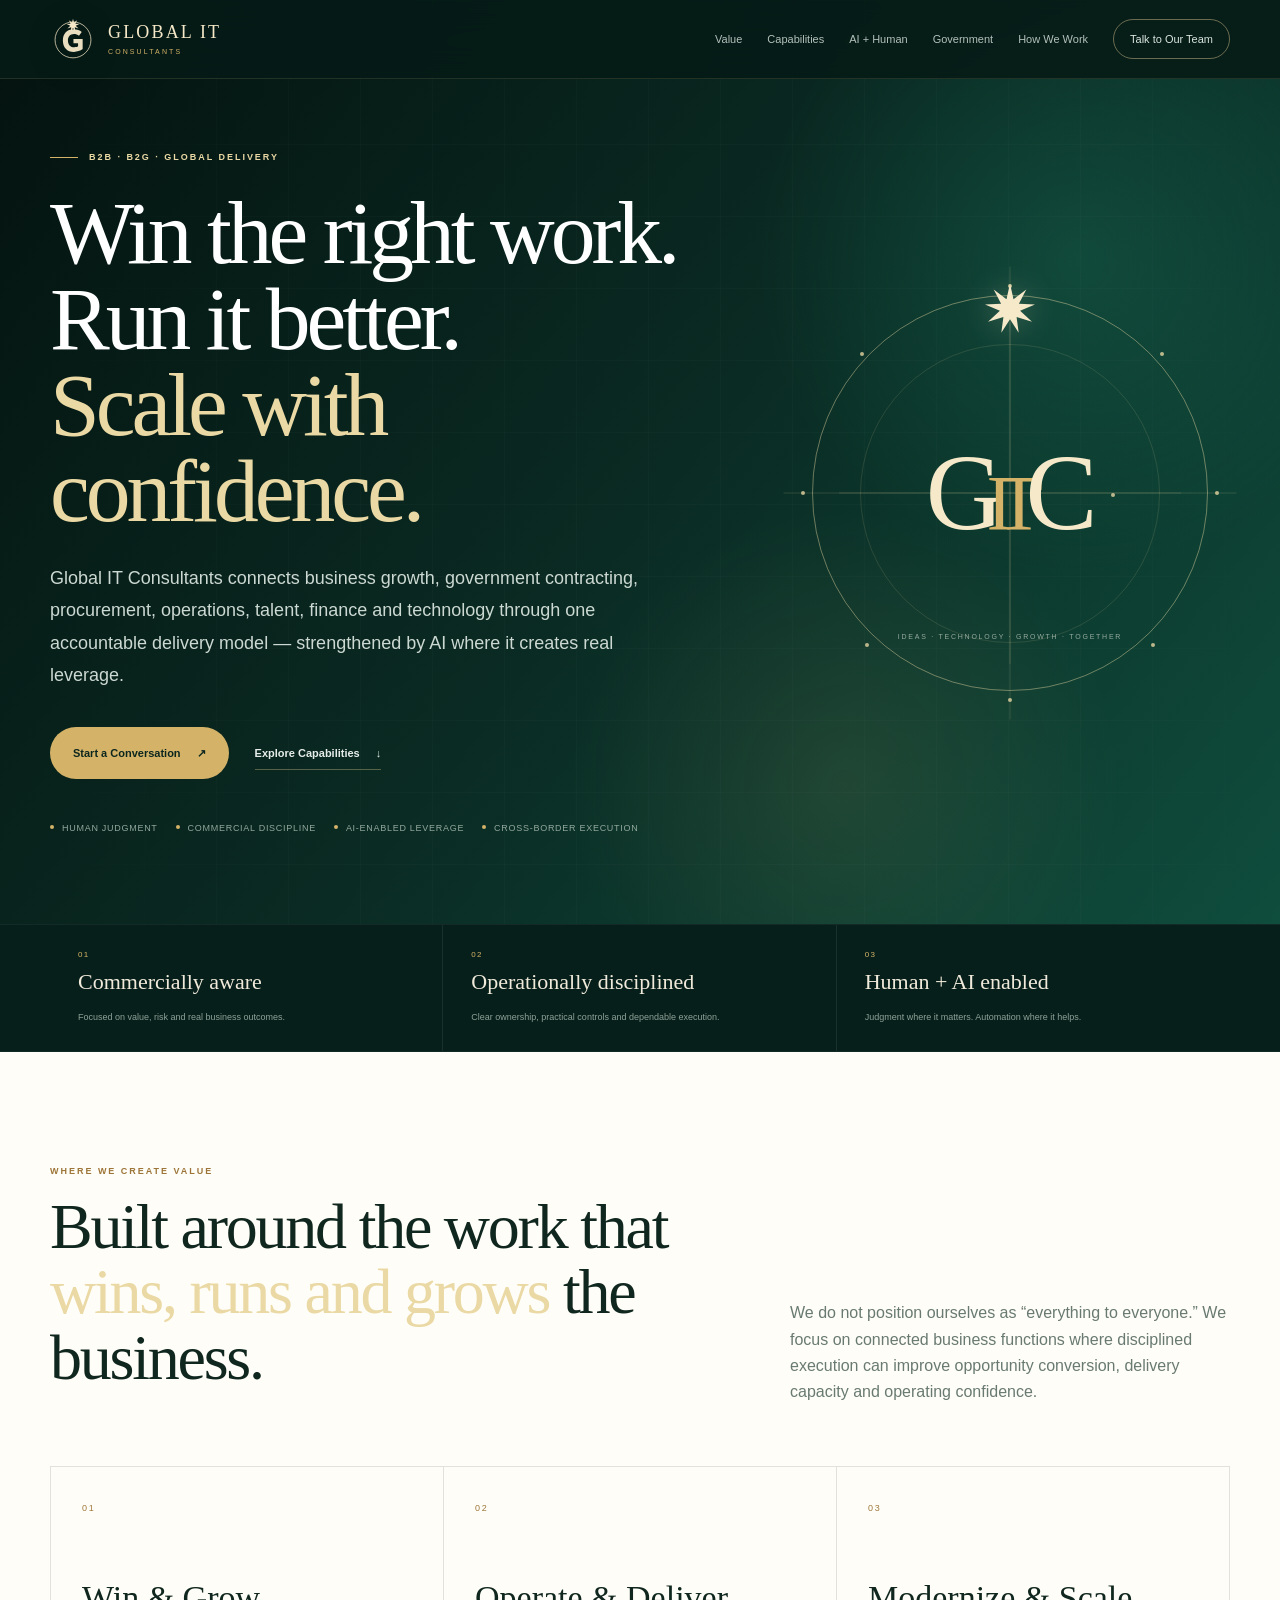
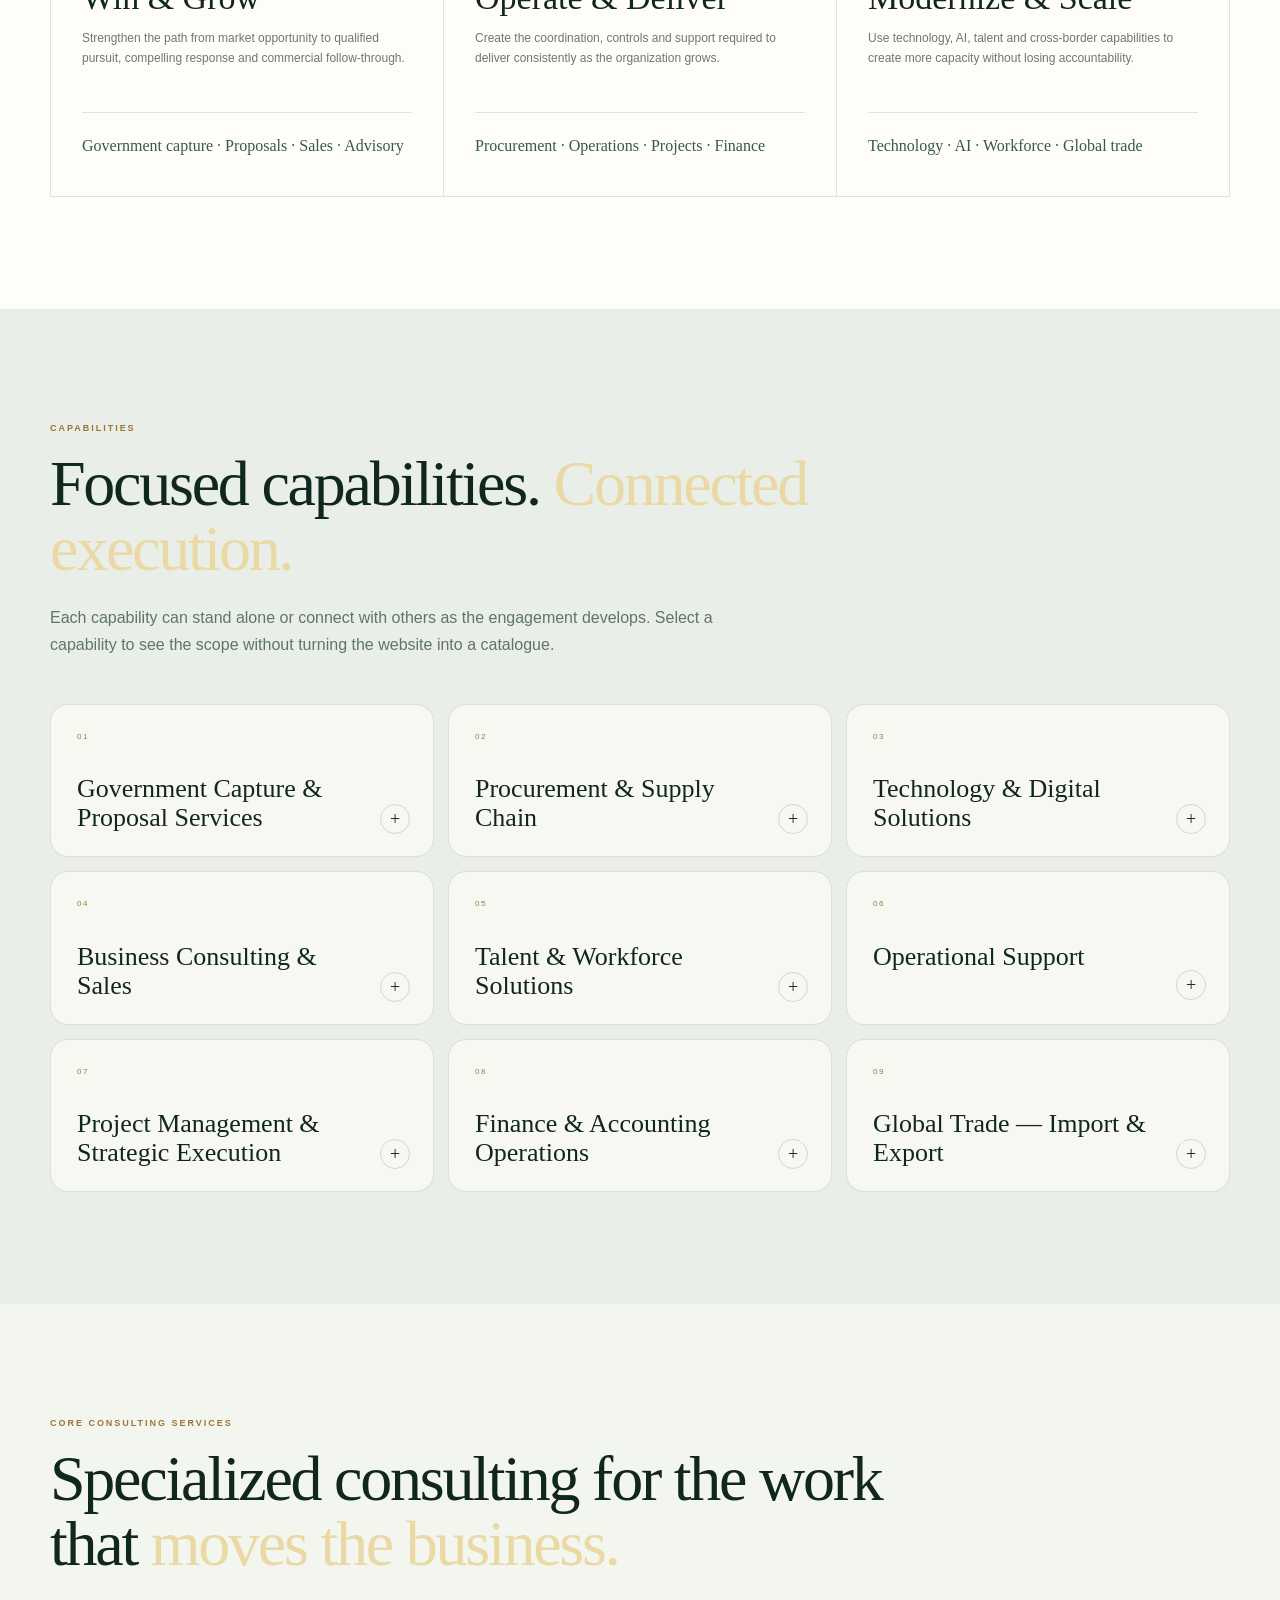
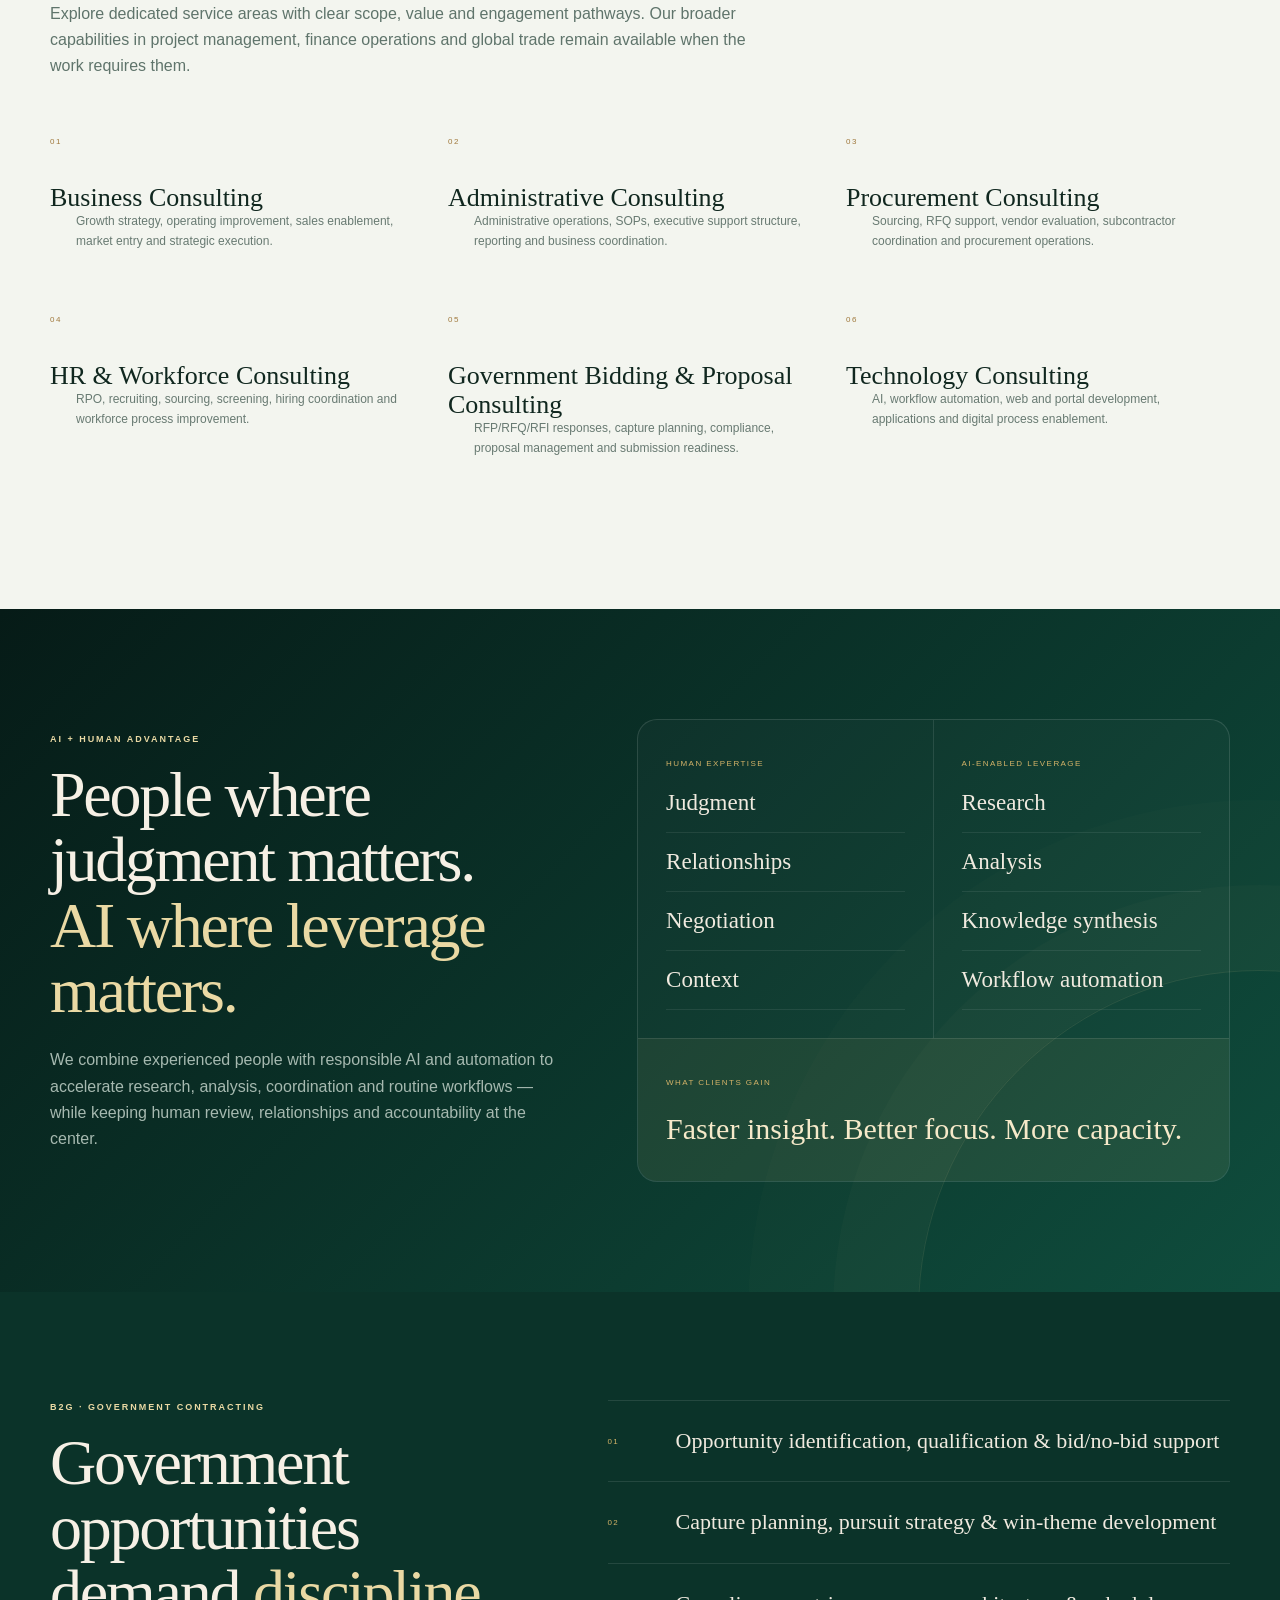
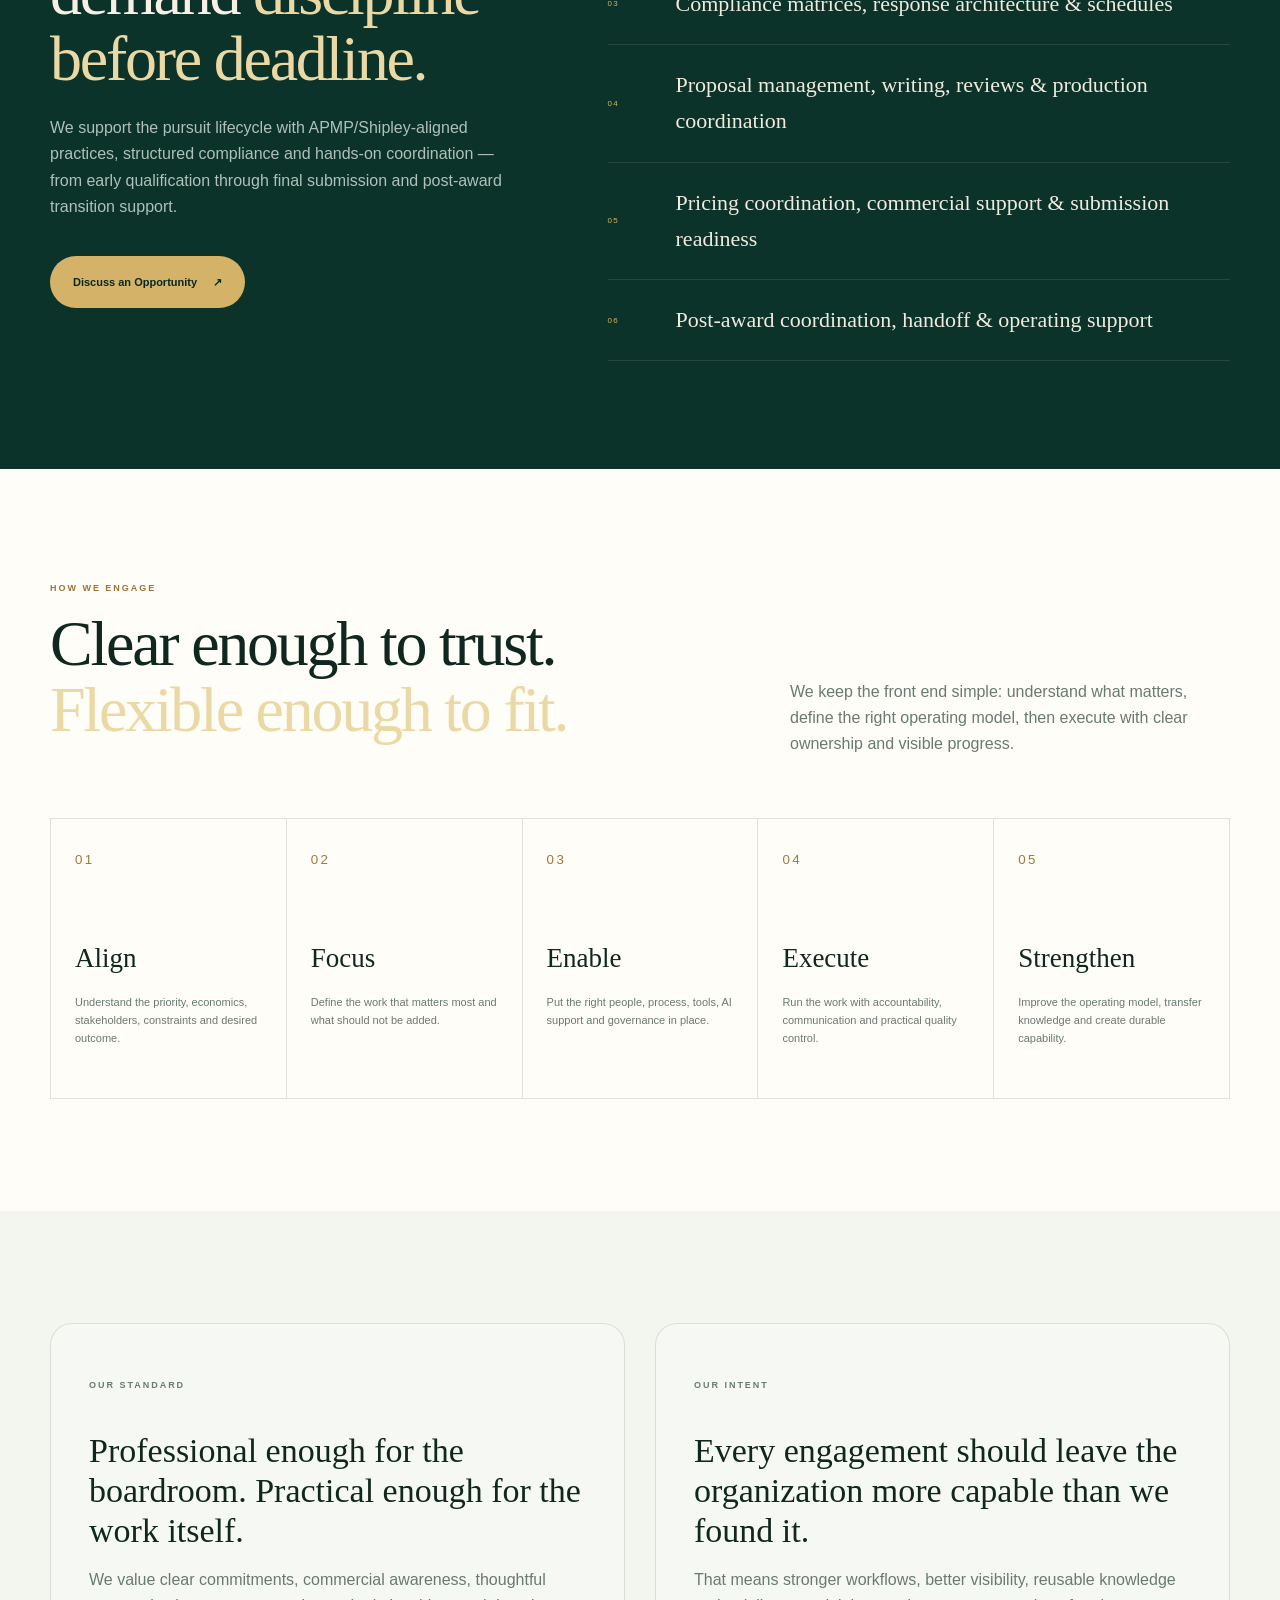
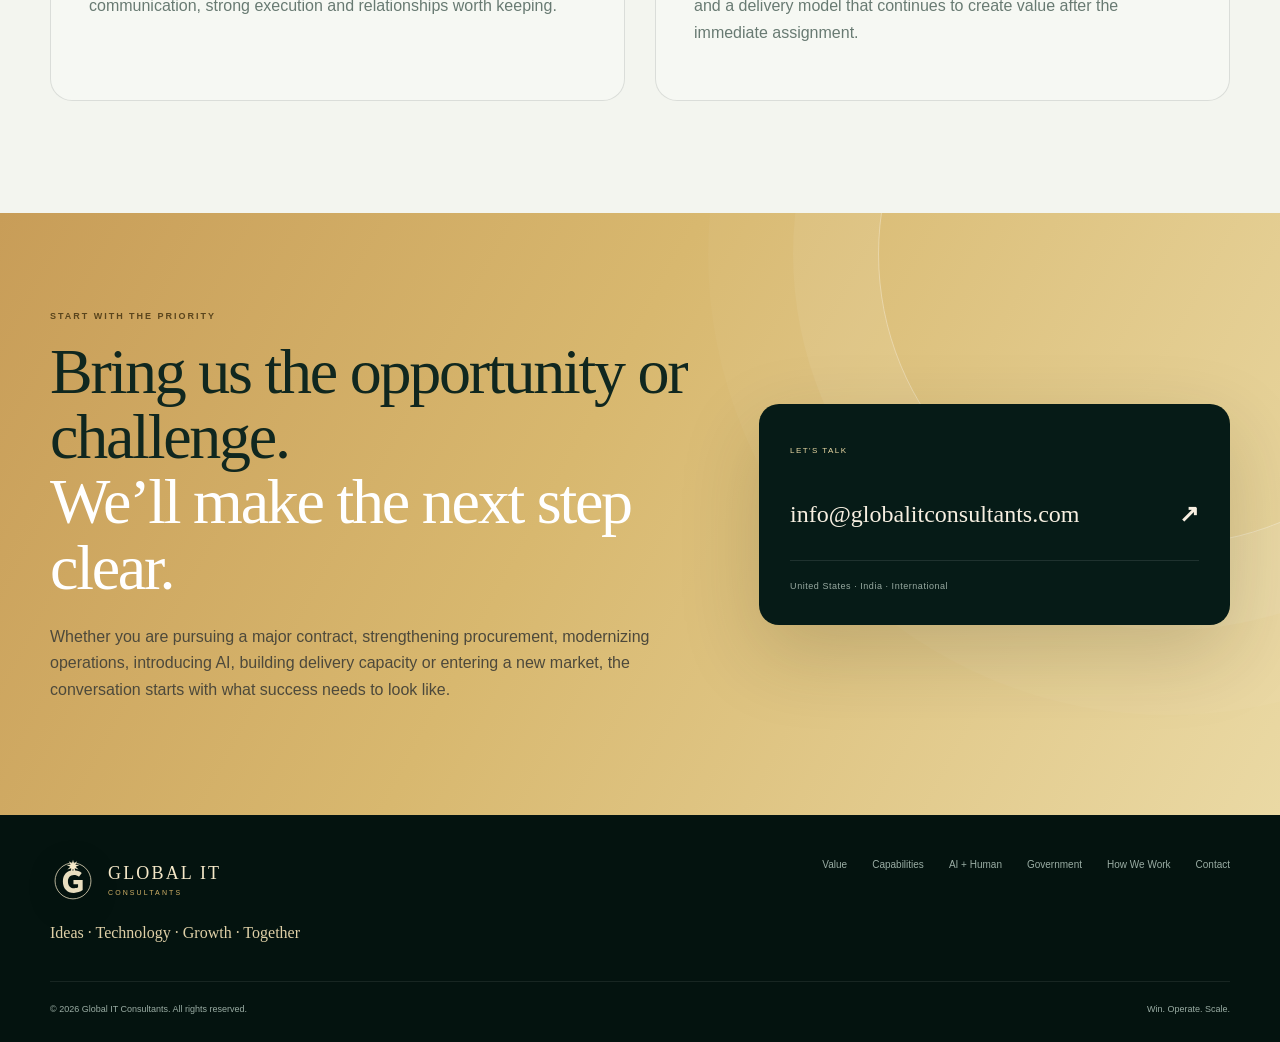
<file: index.html>
<!doctype html>
<html lang="en">
<head>
  <meta charset="utf-8">
  <meta name="viewport" content="width=device-width, initial-scale=1">
  <title>Global IT Consultants | Win. Operate. Scale.</title>
  <meta name="description" content="Global IT Consultants provides business consulting, administrative consulting, procurement consulting, HR and recruiting consulting, government bidding and proposal consulting, and technology consulting across the US, India and international markets.">
  <meta name="robots" content="index,follow,max-image-preview:large">
  <meta name="theme-color" content="#071b17">
  <meta property="og:title" content="Global IT Consultants | Win. Operate. Scale.">
  <meta property="og:description" content="Business growth, government contracting, procurement, operations, talent, finance and technology — connected through one accountable delivery model.">
  <meta property="og:type" content="website">
  <meta property="og:url" content="https://www.globalitconsultants.com/">
  <link rel="canonical" href="https://www.globalitconsultants.com/">
  <style>
    :root{
      --deep:#061b17;
      --forest:#0a2b23;
      --emerald:#0f4d3d;
      --emerald-2:#17634f;
      --gold:#d4b368;
      --gold-2:#ead9a4;
      --gold-3:#f6e9c9;
      --cream:#f3f5ef;
      --paper:#fffdf7;
      --ink:#10271f;
      --muted:#687a72;
      --line:rgba(16,39,31,.12);
      --dark-line:rgba(255,255,255,.10);
      --serif:"Iowan Old Style","Palatino Linotype",Palatino,Georgia,"Times New Roman",serif;
      --sans:Inter,ui-sans-serif,-apple-system,BlinkMacSystemFont,"Segoe UI",Roboto,Helvetica,Arial,sans-serif;
      --shadow:0 24px 72px rgba(6,27,23,.10);
      --radius:24px;
      --copper:#b87554;
      --mist:#edf3ed;
    }
    *{box-sizing:border-box}
    html{scroll-behavior:smooth;scroll-padding-top:86px}
    body{margin:0;background:var(--cream);color:var(--ink);font-family:var(--sans);line-height:1.65;-webkit-font-smoothing:antialiased;text-rendering:optimizeLegibility}
    a{color:inherit;text-decoration:none}
    :focus-visible{outline:3px solid rgba(212,179,104,.72);outline-offset:4px;border-radius:8px}
    button{font:inherit}
    .container{width:min(1180px,calc(100% - 44px));margin-inline:auto}
    .skip{position:fixed;left:14px;top:-100px;z-index:999;padding:10px 14px;background:#fff;color:#111;border-radius:8px}.skip:focus{top:14px}

    .header{position:fixed;z-index:100;inset:0 0 auto;background:rgba(6,27,23,.90);backdrop-filter:blur(16px);border-bottom:1px solid rgba(230,205,146,.13)}
    .nav{height:78px;display:flex;align-items:center;justify-content:space-between;gap:28px}
    .brand{display:flex;align-items:center;gap:12px;min-width:max-content;color:var(--gold-3)}
    .mark{width:46px;height:46px;display:block;filter:drop-shadow(0 7px 18px rgba(0,0,0,.18))}
    .brand-copy{display:flex;flex-direction:column;line-height:1}
    .brand-copy strong{font-family:var(--serif);font-size:18px;font-weight:500;letter-spacing:.12em}
    .brand-copy span{margin-top:7px;font-size:7px;letter-spacing:.30em;color:var(--gold)}
    .links{display:flex;align-items:center;gap:25px;font-size:11px;color:#dbe5df}
    .links>a:not(.nav-cta){opacity:.82;transition:.2s}.links>a:not(.nav-cta):hover{opacity:1;color:var(--gold-2)}
    .nav-cta{border:1px solid rgba(230,205,146,.45);border-radius:999px;padding:10px 16px;transition:.2s}.nav-cta:hover{background:rgba(230,205,146,.08);color:var(--gold-3)}
    .menu{display:none;background:none;border:0;color:var(--gold-3);padding:9px;cursor:pointer}.menu i{display:block;width:24px;height:1px;background:currentColor;margin:6px 0}

    .hero{position:relative;overflow:hidden;min-height:860px;padding:150px 0 88px;color:white;background:
      radial-gradient(circle at 84% 28%,rgba(23,99,79,.46),transparent 25%),
      radial-gradient(circle at 66% 85%,rgba(212,179,104,.10),transparent 24%),
      linear-gradient(128deg,#04120f 0%,#0a2b23 52%,#0f4d3d 100%)}
    .hero:before{content:"";position:absolute;inset:0;background-image:linear-gradient(rgba(255,255,255,.019) 1px,transparent 1px),linear-gradient(90deg,rgba(255,255,255,.019) 1px,transparent 1px);background-size:72px 72px;mask-image:linear-gradient(90deg,transparent,#000 24%,#000 88%,transparent);pointer-events:none}
    .hero-grid{position:relative;z-index:2;display:grid;grid-template-columns:1.13fr .87fr;gap:70px;align-items:center}
    .eyebrow,.label{font-size:9px;font-weight:700;letter-spacing:.22em;text-transform:uppercase}
    .eyebrow{display:flex;align-items:center;gap:11px;color:var(--gold-2);margin:0}.eyebrow:before{content:"";width:28px;height:1px;background:var(--gold)}
    h1,h2,h3{font-family:var(--serif);font-weight:500}
    h1{font-size:clamp(58px,7vw,98px);line-height:.96;letter-spacing:-.045em;margin:25px 0 28px;max-width:850px}
    h1 em,h2 em{font-style:normal;color:var(--gold-2)}
    .hero-lead{font-size:18px;line-height:1.8;color:#ccd8d2;max-width:780px;margin:0}
    .actions{display:flex;align-items:center;gap:26px;margin:36px 0 42px;flex-wrap:wrap}
    .btn{display:inline-flex;align-items:center;justify-content:center;gap:16px;min-height:52px;border-radius:999px;padding:0 23px;font-size:11px;font-weight:700;transition:.22s;cursor:pointer}
    .btn-primary{background:var(--gold);color:#0c261e}.btn-primary:hover{background:var(--gold-2);box-shadow:0 10px 30px rgba(184,117,84,.16);transform:translateY(-1px)}
    .btn-secondary{color:#e7eeea;border-bottom:1px solid rgba(230,205,146,.35);border-radius:0;min-height:auto;padding:7px 0}.btn-secondary:hover{color:var(--gold-2)}
    .proof{display:flex;gap:18px;flex-wrap:wrap}.proof span{font-size:9px;text-transform:uppercase;letter-spacing:.08em;color:#93a89e}.proof span:before{content:"";display:inline-block;width:4px;height:4px;border-radius:50%;background:var(--gold);margin:0 8px 2px 0}

    .hero-mark{width:min(440px,100%);aspect-ratio:1;position:relative;display:grid;place-items:center;margin-left:auto}
    .hero-mark .ring{position:absolute;border:1px solid rgba(234,217,164,.44);border-radius:50%;inset:5%}.hero-mark .ring.two{inset:16%;border-color:rgba(234,217,164,.13)}
    .hero-mark .ring:before,.hero-mark .ring:after{content:"";position:absolute;inset:50% auto auto 50%;background:rgba(234,217,164,.16);transform:translate(-50%,-50%)}
    .hero-mark .ring:before{width:1px;height:115%}.hero-mark .ring:after{height:1px;width:115%}
    .star9{position:absolute;top:2%;width:54px;height:54px;filter:drop-shadow(0 0 16px rgba(246,233,201,.28))}
    .hero-monogram{font-family:var(--serif);font-size:108px;letter-spacing:-.16em;color:var(--gold-3);transform:translateX(-7px)}.hero-monogram b{font-weight:500;color:var(--gold);font-size:.72em}
    .hero-mark .tag{position:absolute;bottom:16%;font-size:7px;letter-spacing:.25em;color:#96aa9f;text-transform:uppercase;text-align:center}
    .nine-dots{position:absolute;inset:0;animation:spin 70s linear infinite}.nine-dots i{position:absolute;width:4px;height:4px;border-radius:50%;background:rgba(234,217,164,.78)}
    .nine-dots i:nth-child(1){left:49.5%;top:2.5%}.nine-dots i:nth-child(2){right:15%;top:18%}.nine-dots i:nth-child(3){right:2.5%;top:49.5%}.nine-dots i:nth-child(4){right:17%;bottom:15%}.nine-dots i:nth-child(5){left:49.5%;bottom:2.5%}.nine-dots i:nth-child(6){left:17%;bottom:15%}.nine-dots i:nth-child(7){left:2.5%;top:49.5%}.nine-dots i:nth-child(8){left:16%;top:18%}.nine-dots i:nth-child(9){left:73%;top:50%}
    @keyframes spin{to{transform:rotate(360deg)}}

    .value-bar{background:#071f1a;color:white;border-top:1px solid rgba(255,255,255,.05);border-bottom:1px solid rgba(255,255,255,.05)}
    .value-bar-grid{display:grid;grid-template-columns:repeat(3,1fr)}.value-bar-grid div{padding:23px 28px;border-right:1px solid rgba(255,255,255,.08)}.value-bar-grid div:last-child{border-right:0}.value-bar small{display:block;color:var(--gold);font-size:8px;letter-spacing:.16em}.value-bar strong{display:block;font-family:var(--serif);font-size:22px;font-weight:500;color:#f0eadb;margin:3px 0 1px}.value-bar span{font-size:9px;color:#8ca198}

    section{scroll-margin-top:76px}.section{padding:112px 0}.label{color:#9d7538;margin:0 0 15px}
    h2{font-size:clamp(44px,5vw,68px);line-height:1.02;letter-spacing:-.035em;margin:12px 0 24px}
    .section-intro{display:grid;grid-template-columns:1.2fr .8fr;gap:80px;align-items:end;margin-bottom:52px}.section-intro>p{color:var(--muted);max-width:470px;margin:0 0 8px}

    .pillars{background:var(--paper)}
    .pillar-grid{display:grid;grid-template-columns:repeat(3,1fr);border-top:1px solid var(--line);border-left:1px solid var(--line)}
    .pillar{padding:34px 31px 36px;min-height:330px;border-right:1px solid var(--line);border-bottom:1px solid var(--line);display:flex;flex-direction:column;transition:.22s}.pillar:hover{background:#f4f6ef;transform:translateY(-1px)}
    .pillar-no{font-size:9px;letter-spacing:.18em;color:#9f783c}.pillar h3{font-size:34px;line-height:1.08;margin:64px 0 13px}.pillar p{color:var(--muted);font-size:12px;margin:0}.pillar b{margin-top:auto;padding-top:20px;border-top:1px solid var(--line);font-family:var(--serif);font-weight:500;color:#355a4d}

    .capabilities{background:#e9efe8}
    .cap-intro{max-width:900px;margin-bottom:46px}.cap-intro>p:last-child{font-size:16px;color:#5f746b;max-width:710px}
    .cap-grid{display:grid;grid-template-columns:repeat(3,1fr);gap:14px}
    details.cap{background:rgba(255,253,248,.68);border:1px solid rgba(16,39,31,.12);border-radius:18px;overflow:hidden;transition:.2s;min-height:150px}
    details.cap[open]{background:var(--paper);box-shadow:var(--shadow);transform:translateY(-1px)}
    .cap summary{list-style:none;cursor:pointer;padding:25px 26px 24px;min-height:150px;display:flex;flex-direction:column;position:relative}.cap summary::-webkit-details-marker{display:none}
    .cap-no{font-size:8px;letter-spacing:.18em;color:#9f783c}.cap h3{font-size:26px;line-height:1.12;margin:31px 36px 0 0}.cap .plus{position:absolute;right:23px;bottom:22px;width:30px;height:30px;border:1px solid rgba(16,39,31,.16);border-radius:50%;display:grid;place-items:center;font-size:18px;font-family:var(--serif);transition:.2s}.cap[open] .plus{transform:rotate(45deg);background:var(--deep);color:var(--gold-2)}
    .cap-body{padding:0 26px 25px;color:var(--muted);font-size:12px}.cap-body p{margin:0 0 13px}.cap-body ul{margin:0;padding-left:18px}.cap-body li{margin:5px 0}

    .ai{position:relative;overflow:hidden;background:linear-gradient(135deg,var(--deep),var(--emerald));color:white;padding:110px 0}
    .ai:after{content:"";position:absolute;width:680px;height:680px;border:1px solid rgba(230,205,146,.11);border-radius:50%;right:-320px;bottom:-360px;box-shadow:0 0 0 85px rgba(230,205,146,.02),0 0 0 170px rgba(230,205,146,.012);pointer-events:none}
    .ai-grid{position:relative;z-index:2;display:grid;grid-template-columns:.92fr 1.08fr;gap:82px;align-items:center}
    .ai .label{color:var(--gold-2)}.ai h2{color:#f6f0e5}.ai h2 em{color:var(--gold-2)}.ai-copy>p:last-child{color:#a6b9b0}
    .ai-card{display:grid;grid-template-columns:1fr 1fr;background:rgba(255,255,255,.025);border:1px solid rgba(255,255,255,.12);border-radius:20px;overflow:hidden}.ai-card>div{padding:28px}.ai-card>div:first-child{border-right:1px solid rgba(255,255,255,.1)}.ai-card span{font-size:8px;letter-spacing:.18em;color:var(--gold);text-transform:uppercase}.ai-card strong{display:block;font-family:var(--serif);font-size:23px;font-weight:500;color:#f0eadf;padding:10px 0;border-bottom:1px solid rgba(255,255,255,.08)}.ai-result{grid-column:1/-1!important;border-top:1px solid rgba(255,255,255,.1);border-right:0!important;background:rgba(212,179,104,.07)}.ai-result strong{font-size:30px;color:var(--gold-3);border:0;padding-bottom:0}

    .government{background:#0b3329;color:white;padding:108px 0}.gov-grid{display:grid;grid-template-columns:.86fr 1.14fr;gap:88px}.government .label{color:var(--gold-2)}.government h2{color:#f6f0e5}.government p{color:#afc1b9}.gov-list{border-top:1px solid var(--dark-line)}.gov-list div{display:grid;grid-template-columns:48px 1fr;gap:20px;padding:22px 0;border-bottom:1px solid var(--dark-line);align-items:center}.gov-list span{font-size:8px;color:var(--gold);letter-spacing:.15em}.gov-list strong{font-family:var(--serif);font-size:22px;font-weight:500;color:#f0eadf}

    .engage{background:var(--paper)}.steps{display:grid;grid-template-columns:repeat(5,1fr);border-top:1px solid var(--line);border-left:1px solid var(--line)}.step{padding:27px 24px;min-height:280px;border-right:1px solid var(--line);border-bottom:1px solid var(--line)}.step small{color:#9f783c;letter-spacing:.18em}.step h3{font-size:27px;margin:64px 0 12px}.step p{font-size:11px;color:var(--muted);margin:0}

    .promise{background:var(--cream)}.promise-grid{display:grid;grid-template-columns:1fr 1fr;gap:30px}.promise-card{border:1px solid var(--line);border-radius:22px;padding:38px;background:rgba(255,255,255,.28)}.promise-card h3{font-size:34px;line-height:1.18;margin:38px 0 0}.promise-card p{color:var(--muted);margin-top:16px}

    .contact{position:relative;overflow:hidden;background:linear-gradient(118deg,#c89d58 0%,#d8b86f 44%,#ead9a4 100%);padding:96px 0}.contact:after{content:"";position:absolute;width:580px;height:580px;border:1px solid rgba(255,255,255,.35);border-radius:50%;right:-180px;top:-250px;box-shadow:0 0 0 85px rgba(255,255,255,.06),0 0 0 170px rgba(255,255,255,.033);pointer-events:none}
    .contact-grid{position:relative;z-index:2;display:grid;grid-template-columns:1.15fr .85fr;gap:72px;align-items:center}.contact .label{color:#5a451d}.contact h2 em{color:white}.contact-copy{color:#4d493b;max-width:680px}
    .contact-card{background:var(--deep);color:white;border-radius:20px;padding:31px;box-shadow:0 28px 80px rgba(47,38,15,.18)}.contact-card small{font-size:8px;letter-spacing:.18em;color:var(--gold-2)}.contact-card a{display:flex;justify-content:space-between;gap:16px;align-items:center;font-family:var(--serif);font-size:24px;color:#f7efe1;margin:34px 0 25px;word-break:break-word}.contact-card a:hover{color:var(--gold-2)}.contact-card p{padding-top:18px;border-top:1px solid rgba(255,255,255,.1);margin:0;color:#98aaa1;font-size:9px;letter-spacing:.06em}

    .footer{background:#04130f;color:#9aada4;padding:42px 0 26px}.footer-top{display:flex;justify-content:space-between;align-items:flex-start;gap:50px}.footer-tag{font-family:var(--serif);color:#dfd0a7;margin-top:17px}.footer-links{display:flex;flex-wrap:wrap;gap:12px 25px;font-size:10px}.footer-links a:hover{color:var(--gold-2)}.footer-bottom{display:flex;justify-content:space-between;gap:25px;margin-top:34px;padding-top:20px;border-top:1px solid rgba(255,255,255,.08);font-size:9px}

    .reveal{opacity:0;transform:translateY(14px);transition:opacity .68s ease,transform .68s ease}.reveal.visible{opacity:1;transform:none}
    @media (prefers-reduced-motion:reduce){html{scroll-behavior:auto}.reveal{opacity:1;transform:none;transition:none}.nine-dots{animation:none}}
    @media(max-width:1020px){
      .links{gap:14px}.hero-grid,.section-intro,.ai-grid,.gov-grid,.contact-grid{grid-template-columns:1fr}.hero{padding-top:135px}.hero-mark{width:390px;margin:15px auto 0}.section-intro{gap:10px}.pillar-grid,.cap-grid{grid-template-columns:repeat(2,1fr)}.steps{grid-template-columns:repeat(2,1fr)}.step:last-child{grid-column:1/-1}.promise-grid{grid-template-columns:1fr}.ai-grid,.gov-grid{gap:46px}
    }
    @media(max-width:760px){
      .container{width:min(100% - 30px,1180px)}.nav{height:68px}.brand-copy strong{font-size:16px}.mark{width:40px;height:40px}.menu{display:block}.links{display:none;position:absolute;top:68px;left:15px;right:15px;padding:14px;background:#0a2b23;border:1px solid rgba(230,205,146,.15);border-radius:14px;box-shadow:0 22px 60px rgba(0,0,0,.28);flex-direction:column;align-items:stretch}.links.open{display:flex}.links a{padding:10px}.nav-cta{text-align:center}
      .hero{min-height:auto;padding:112px 0 72px}.hero-grid{gap:28px}h1{font-size:52px}.hero-lead{font-size:15px}.actions{align-items:flex-start;flex-direction:column;gap:16px}.hero-mark{width:min(310px,86vw)}.hero-monogram{font-size:82px}.value-bar-grid{grid-template-columns:1fr}.value-bar-grid div{border-right:0;border-bottom:1px solid rgba(255,255,255,.08)}.value-bar-grid div:last-child{border-bottom:0}
      .section{padding:78px 0}h2{font-size:43px}.pillar-grid,.cap-grid{grid-template-columns:1fr}.pillar{min-height:285px}.cap summary{min-height:138px}.cap h3{margin-top:26px}.ai,.government{padding:78px 0}.ai-card{grid-template-columns:1fr}.ai-card>div:first-child{border-right:0;border-bottom:1px solid rgba(255,255,255,.1)}.ai-result{grid-column:auto!important}.steps{grid-template-columns:1fr}.step,.step:last-child{grid-column:auto;min-height:230px}.step h3{margin-top:42px}.contact{padding:76px 0}.contact-card a{font-size:20px}.footer-top,.footer-bottom{display:block}.footer-links{margin-top:30px}.footer-bottom span{display:block;margin-top:7px}
    }
  </style>
  <script type="application/ld+json">
  {
    "@context":"https://schema.org",
    "@type":"Organization",
    "name":"Global IT Consultants",
    "url":"https://www.globalitconsultants.com/",
    "email":"info@globalitconsultants.com",
    "slogan":"Win. Operate. Scale.",
    "areaServed":["United States","India","International"],
    "knowsAbout":["Government contracting","Proposal management","Procurement","Supply chain","Business consulting","Sales enablement","Artificial intelligence","Workflow automation","IT consulting","Recruitment","Project management","Finance operations","Global trade"]
  }
  </script>
<link rel="icon" href="favicon.svg" type="image/svg+xml"></head>
<body>
<a class="skip" href="#main">Skip to content</a>
<header class="header" id="top">
  <div class="container nav">
    <a class="brand" href="#top" aria-label="Global IT Consultants home">
      <svg class="mark" viewBox="0 0 100 100" role="img" aria-label="Global IT Consultants emblem">
        <circle cx="50" cy="52" r="39" fill="none" stroke="currentColor" stroke-width="1.6"/>
        <polygon points="50.0,6.0 52.1,14.4 59.0,9.3 55.2,17.0 63.8,17.6 55.9,21.0 62.1,27.0 53.9,24.6 54.8,33.2 50.0,26.0 45.2,33.2 46.1,24.6 37.9,27.0 44.1,21.0 36.2,17.6 44.8,17.0 41.0,9.3 47.9,14.4" fill="currentColor"/>
        <path d="M28 53c0-14 9-24 23-24 8 0 14 2 18 6l-6 8c-3-3-7-4-11-4-8 0-13 6-13 14 0 9 5 15 14 15 3 0 6-.6 8-2v-7h-10v-9h20v22c-5 4-12 6-19 6-15 0-24-10-24-25Z" fill="currentColor" opacity=".95"/>
      </svg>
      <span class="brand-copy"><strong>GLOBAL IT</strong><span>CONSULTANTS</span></span>
    </a>
    <button class="menu" type="button" aria-expanded="false" aria-controls="navlinks" aria-label="Open navigation"><i></i><i></i></button>
    <nav class="links" id="navlinks" aria-label="Primary navigation">
      <a href="#value">Value</a>
      <a href="#services">Capabilities</a>
      <a href="#ai">AI + Human</a>
      <a href="#government">Government</a>
      <a href="#engage">How We Work</a>
      <a class="nav-cta" href="#contact">Talk to Our Team</a>
    </nav>
  </div>
</header>

<main id="main">
  <section class="hero">
    <div class="container hero-grid">
      <div class="reveal">
        <p class="eyebrow">B2B · B2G · GLOBAL DELIVERY</p>
        <h1>Win the right work.<br>Run it better.<br><em>Scale with confidence.</em></h1>
        <p class="hero-lead">Global IT Consultants connects business growth, government contracting, procurement, operations, talent, finance and technology through one accountable delivery model — strengthened by AI where it creates real leverage.</p>
        <div class="actions">
          <a class="btn btn-primary" href="#contact">Start a Conversation <span>↗</span></a>
          <a class="btn btn-secondary" href="#services">Explore Capabilities <span>↓</span></a>
        </div>
        <div class="proof">
          <span>Human judgment</span><span>Commercial discipline</span><span>AI-enabled leverage</span><span>Cross-border execution</span>
        </div>
      </div>
      <div class="hero-mark reveal" aria-hidden="true">
        <div class="nine-dots"><i></i><i></i><i></i><i></i><i></i><i></i><i></i><i></i><i></i></div>
        <div class="ring"></div><div class="ring two"></div>
        <svg class="star9" viewBox="0 0 100 100" aria-hidden="true"><polygon fill="#f6e9c9" points="50.0,3.0 56.5,32.1 80.2,14.0 66.5,40.5 96.3,41.8 68.7,53.3 90.7,73.5 62.2,64.6 66.1,94.2 50.0,69.0 33.9,94.2 37.8,64.6 9.3,73.5 31.3,53.3 3.7,41.8 33.5,40.5 19.8,14.0 43.5,32.1"/></svg>
        <div class="hero-monogram">G<b>IT</b>C</div>
        <div class="tag">IDEAS · TECHNOLOGY · GROWTH · TOGETHER</div>
      </div>
    </div>
  </section>

  <section class="value-bar" aria-label="Our operating promise">
    <div class="container value-bar-grid">
      <div><small>01</small><strong>Commercially aware</strong><span>Focused on value, risk and real business outcomes.</span></div>
      <div><small>02</small><strong>Operationally disciplined</strong><span>Clear ownership, practical controls and dependable execution.</span></div>
      <div><small>03</small><strong>Human + AI enabled</strong><span>Judgment where it matters. Automation where it helps.</span></div>
    </div>
  </section>

  <section class="section pillars" id="value">
    <div class="container">
      <div class="section-intro reveal">
        <div><p class="label">WHERE WE CREATE VALUE</p><h2>Built around the work that <em>wins, runs and grows</em> the business.</h2></div>
        <p>We do not position ourselves as “everything to everyone.” We focus on connected business functions where disciplined execution can improve opportunity conversion, delivery capacity and operating confidence.</p>
      </div>
      <div class="pillar-grid">
        <article class="pillar reveal"><span class="pillar-no">01</span><h3>Win & Grow</h3><p>Strengthen the path from market opportunity to qualified pursuit, compelling response and commercial follow-through.</p><b>Government capture · Proposals · Sales · Advisory</b></article>
        <article class="pillar reveal"><span class="pillar-no">02</span><h3>Operate & Deliver</h3><p>Create the coordination, controls and support required to deliver consistently as the organization grows.</p><b>Procurement · Operations · Projects · Finance</b></article>
        <article class="pillar reveal"><span class="pillar-no">03</span><h3>Modernize & Scale</h3><p>Use technology, AI, talent and cross-border capabilities to create more capacity without losing accountability.</p><b>Technology · AI · Workforce · Global trade</b></article>
      </div>
    </div>
  </section>

  <section class="section capabilities" id="services">
    <div class="container">
      <div class="cap-intro reveal">
        <p class="label">CAPABILITIES</p>
        <h2>Focused capabilities. <em>Connected execution.</em></h2>
        <p>Each capability can stand alone or connect with others as the engagement develops. Select a capability to see the scope without turning the website into a catalogue.</p>
      </div>
      <div class="cap-grid">
        <details class="cap reveal"><summary><span class="cap-no">01</span><h3>Government Capture & Proposal Services</h3><span class="plus">+</span></summary><div class="cap-body"><p>Structured pursuit support for federal, state, local and public-sector opportunities.</p><p><a href="services/bidding-consulting/"><strong>Explore government bidding & proposal consulting →</strong></a></p><ul><li>Opportunity qualification and bid/no-bid</li><li>Capture planning and pursuit strategy</li><li>Compliance, proposal management, writing, reviews and submission readiness</li></ul></div></details>
        <details class="cap reveal"><summary><span class="cap-no">02</span><h3>Procurement & Supply Chain</h3><span class="plus">+</span></summary><div class="cap-body"><p>Commercially disciplined procurement support that improves coordination, visibility and supplier execution.</p><p><a href="services/procurement-consulting/"><strong>Explore procurement consulting →</strong></a></p><ul><li>Procurement strategy and sourcing support</li><li>Vendor and subcontractor coordination</li><li>Purchase workflow and supply-chain operations</li></ul></div></details>
        <details class="cap reveal"><summary><span class="cap-no">03</span><h3>Technology & Digital Solutions</h3><span class="plus">+</span></summary><div class="cap-body"><p>Practical technology delivery designed around business outcomes rather than technology for its own sake.</p><p><a href="services/technology-consulting/"><strong>Explore technology consulting →</strong></a></p><ul><li>AI and workflow automation</li><li>Web, portal and application development</li><li>Digital process enablement and systems support</li></ul></div></details>
        <details class="cap reveal"><summary><span class="cap-no">04</span><h3>Business Consulting & Sales</h3><span class="plus">+</span></summary><div class="cap-body"><p>Commercial and operating support for organizations pursuing growth, market entry or stronger sales execution.</p><p><a href="services/business-consulting/"><strong>Explore business consulting →</strong></a></p><ul><li>Business advisory and operating improvement</li><li>Sales strategy and enablement</li><li>Product sales and distribution support</li></ul></div></details>
        <details class="cap reveal"><summary><span class="cap-no">05</span><h3>Talent & Workforce Solutions</h3><span class="plus">+</span></summary><div class="cap-body"><p>Flexible recruiting and workforce support for organizations that need capacity without compromising fit or process quality.</p><p><a href="services/hr-consulting/"><strong>Explore HR & workforce consulting →</strong></a></p><ul><li>RPO and KPO support</li><li>Contract and direct-hire recruiting</li><li>Sourcing, screening and interview coordination</li></ul></div></details>
        <details class="cap reveal"><summary><span class="cap-no">06</span><h3>Operational Support</h3><span class="plus">+</span></summary><div class="cap-body"><p>Day-to-day operating support that gives leadership and core teams more room to focus on high-value work.</p><p><a href="services/administrative-consulting/"><strong>Explore administrative consulting →</strong></a></p><ul><li>Administrative and executive support</li><li>Business coordination</li><li>Workflow and operating-rhythm support</li></ul></div></details>
        <details class="cap reveal"><summary><span class="cap-no">07</span><h3>Project Management & Strategic Execution</h3><span class="plus">+</span></summary><div class="cap-body"><p>Structured project execution with visibility, stakeholder coordination and practical risk control.</p><ul><li>Project planning and delivery oversight</li><li>Stakeholder and dependency management</li><li>Risk, issue and action management</li></ul></div></details>
        <details class="cap reveal"><summary><span class="cap-no">08</span><h3>Finance & Accounting Operations</h3><span class="plus">+</span></summary><div class="cap-body"><p>Reliable finance-operations support that strengthens routine controls and financial visibility.</p><ul><li>Bookkeeping and reconciliations</li><li>Accounts payable and receivable support</li><li>Month-end and year-end close support</li></ul></div></details>
        <details class="cap reveal"><summary><span class="cap-no">09</span><h3>Global Trade — Import & Export</h3><span class="plus">+</span></summary><div class="cap-body"><p>Cross-border support for businesses coordinating suppliers, buyers, documentation and execution across markets.</p><ul><li>Import and export facilitation</li><li>Trade documentation and compliance support</li><li>Cross-border sourcing and coordination</li></ul></div></details>
      </div>
    </div>
  </section>


  <section class="section" aria-labelledby="core-services-title">
    <div class="container">
      <div class="cap-intro reveal">
        <p class="label">CORE CONSULTING SERVICES</p>
        <h2 id="core-services-title">Specialized consulting for the work that <em>moves the business.</em></h2>
        <p>Explore dedicated service areas with clear scope, value and engagement pathways. Our broader capabilities in project management, finance operations and global trade remain available when the work requires them.</p>
      </div>
      <div class="cap-grid">
        <a class="cap reveal" href="services/business-consulting/" style="display:block"><span class="cap-no">01</span><h3>Business Consulting</h3><div class="cap-body"><p>Growth strategy, operating improvement, sales enablement, market entry and strategic execution.</p></div></a>
        <a class="cap reveal" href="services/administrative-consulting/" style="display:block"><span class="cap-no">02</span><h3>Administrative Consulting</h3><div class="cap-body"><p>Administrative operations, SOPs, executive support structure, reporting and business coordination.</p></div></a>
        <a class="cap reveal" href="services/procurement-consulting/" style="display:block"><span class="cap-no">03</span><h3>Procurement Consulting</h3><div class="cap-body"><p>Sourcing, RFQ support, vendor evaluation, subcontractor coordination and procurement operations.</p></div></a>
        <a class="cap reveal" href="services/hr-consulting/" style="display:block"><span class="cap-no">04</span><h3>HR & Workforce Consulting</h3><div class="cap-body"><p>RPO, recruiting, sourcing, screening, hiring coordination and workforce process improvement.</p></div></a>
        <a class="cap reveal" href="services/bidding-consulting/" style="display:block"><span class="cap-no">05</span><h3>Government Bidding & Proposal Consulting</h3><div class="cap-body"><p>RFP/RFQ/RFI responses, capture planning, compliance, proposal management and submission readiness.</p></div></a>
        <a class="cap reveal" href="services/technology-consulting/" style="display:block"><span class="cap-no">06</span><h3>Technology Consulting</h3><div class="cap-body"><p>AI, workflow automation, web and portal development, applications and digital process enablement.</p></div></a>
      </div>
    </div>
  </section>

  <section class="ai" id="ai">
    <div class="container ai-grid">
      <div class="ai-copy reveal">
        <p class="label">AI + HUMAN ADVANTAGE</p>
        <h2>People where judgment matters.<br><em>AI where leverage matters.</em></h2>
        <p>We combine experienced people with responsible AI and automation to accelerate research, analysis, coordination and routine workflows — while keeping human review, relationships and accountability at the center.</p>
      </div>
      <div class="ai-card reveal">
        <div><span>Human expertise</span><strong>Judgment</strong><strong>Relationships</strong><strong>Negotiation</strong><strong>Context</strong></div>
        <div><span>AI-enabled leverage</span><strong>Research</strong><strong>Analysis</strong><strong>Knowledge synthesis</strong><strong>Workflow automation</strong></div>
        <div class="ai-result"><span>What clients gain</span><strong>Faster insight. Better focus. More capacity.</strong></div>
      </div>
    </div>
  </section>

  <section class="government" id="government">
    <div class="container gov-grid">
      <div class="reveal"><p class="label">B2G · GOVERNMENT CONTRACTING</p><h2>Government opportunities demand <em>discipline before deadline.</em></h2><p>We support the pursuit lifecycle with APMP/Shipley-aligned practices, structured compliance and hands-on coordination — from early qualification through final submission and post-award transition support.</p><div class="actions"><a class="btn btn-primary" href="#contact">Discuss an Opportunity <span>↗</span></a></div></div>
      <div class="gov-list reveal">
        <div><span>01</span><strong>Opportunity identification, qualification & bid/no-bid support</strong></div>
        <div><span>02</span><strong>Capture planning, pursuit strategy & win-theme development</strong></div>
        <div><span>03</span><strong>Compliance matrices, response architecture & schedules</strong></div>
        <div><span>04</span><strong>Proposal management, writing, reviews & production coordination</strong></div>
        <div><span>05</span><strong>Pricing coordination, commercial support & submission readiness</strong></div>
        <div><span>06</span><strong>Post-award coordination, handoff & operating support</strong></div>
      </div>
    </div>
  </section>

  <section class="section engage" id="engage">
    <div class="container">
      <div class="section-intro reveal"><div><p class="label">HOW WE ENGAGE</p><h2>Clear enough to trust.<br><em>Flexible enough to fit.</em></h2></div><p>We keep the front end simple: understand what matters, define the right operating model, then execute with clear ownership and visible progress.</p></div>
      <div class="steps">
        <article class="step reveal"><small>01</small><h3>Align</h3><p>Understand the priority, economics, stakeholders, constraints and desired outcome.</p></article>
        <article class="step reveal"><small>02</small><h3>Focus</h3><p>Define the work that matters most and what should not be added.</p></article>
        <article class="step reveal"><small>03</small><h3>Enable</h3><p>Put the right people, process, tools, AI support and governance in place.</p></article>
        <article class="step reveal"><small>04</small><h3>Execute</h3><p>Run the work with accountability, communication and practical quality control.</p></article>
        <article class="step reveal"><small>05</small><h3>Strengthen</h3><p>Improve the operating model, transfer knowledge and create durable capability.</p></article>
      </div>
    </div>
  </section>

  <section class="section promise">
    <div class="container promise-grid">
      <article class="promise-card reveal"><p class="label">OUR STANDARD</p><h3>Professional enough for the boardroom. Practical enough for the work itself.</h3><p>We value clear commitments, commercial awareness, thoughtful communication, strong execution and relationships worth keeping.</p></article>
      <article class="promise-card reveal"><p class="label">OUR INTENT</p><h3>Every engagement should leave the organization more capable than we found it.</h3><p>That means stronger workflows, better visibility, reusable knowledge and a delivery model that continues to create value after the immediate assignment.</p></article>
    </div>
  </section>

  <section class="contact" id="contact">
    <div class="container contact-grid reveal">
      <div><p class="label">START WITH THE PRIORITY</p><h2>Bring us the opportunity or challenge.<br><em>We’ll make the next step clear.</em></h2><p class="contact-copy">Whether you are pursuing a major contract, strengthening procurement, modernizing operations, introducing AI, building delivery capacity or entering a new market, the conversation starts with what success needs to look like.</p></div>
      <div class="contact-card"><small>LET'S TALK</small><a href="mailto:info@globalitconsultants.com?subject=Business%20Enquiry%20-%20Global%20IT%20Consultants">info@globalitconsultants.com <b>↗</b></a><p>United States · India · International</p></div>
    </div>
  </section>
</main>

<footer class="footer">
  <div class="container footer-top">
    <div><a class="brand" href="#top"><svg class="mark" viewBox="0 0 100 100" aria-hidden="true"><circle cx="50" cy="52" r="39" fill="none" stroke="currentColor" stroke-width="1.6"/><polygon points="50.0,6.0 52.1,14.4 59.0,9.3 55.2,17.0 63.8,17.6 55.9,21.0 62.1,27.0 53.9,24.6 54.8,33.2 50.0,26.0 45.2,33.2 46.1,24.6 37.9,27.0 44.1,21.0 36.2,17.6 44.8,17.0 41.0,9.3 47.9,14.4" fill="currentColor"/><path d="M28 53c0-14 9-24 23-24 8 0 14 2 18 6l-6 8c-3-3-7-4-11-4-8 0-13 6-13 14 0 9 5 15 14 15 3 0 6-.6 8-2v-7h-10v-9h20v22c-5 4-12 6-19 6-15 0-24-10-24-25Z" fill="currentColor" opacity=".95"/></svg><span class="brand-copy"><strong>GLOBAL IT</strong><span>CONSULTANTS</span></span></a><div class="footer-tag">Ideas · Technology · Growth · Together</div></div>
    <nav class="footer-links"><a href="#value">Value</a><a href="#services">Capabilities</a><a href="#ai">AI + Human</a><a href="#government">Government</a><a href="#engage">How We Work</a><a href="mailto:info@globalitconsultants.com">Contact</a></nav>
  </div>
  <div class="container footer-bottom"><span>© 2026 Global IT Consultants. All rights reserved.</span><span>Win. Operate. Scale.</span></div>
</footer>

<script>
  (function(){
    const menu=document.querySelector('.menu');
    const nav=document.querySelector('.links');
    if(menu&&nav){
      menu.addEventListener('click',()=>{
        const open=menu.getAttribute('aria-expanded')==='true';
        menu.setAttribute('aria-expanded',String(!open));
        nav.classList.toggle('open',!open);
      });
      nav.querySelectorAll('a').forEach(a=>a.addEventListener('click',()=>{
        nav.classList.remove('open');menu.setAttribute('aria-expanded','false');
      }));
    }
    if('IntersectionObserver' in window){
      const io=new IntersectionObserver((entries)=>entries.forEach(e=>{if(e.isIntersecting){e.target.classList.add('visible');io.unobserve(e.target)}}),{threshold:.08});
      document.querySelectorAll('.reveal').forEach(el=>io.observe(el));
    }else{document.querySelectorAll('.reveal').forEach(el=>el.classList.add('visible'))}
  })();
</script>
</body>
</html>
</file>
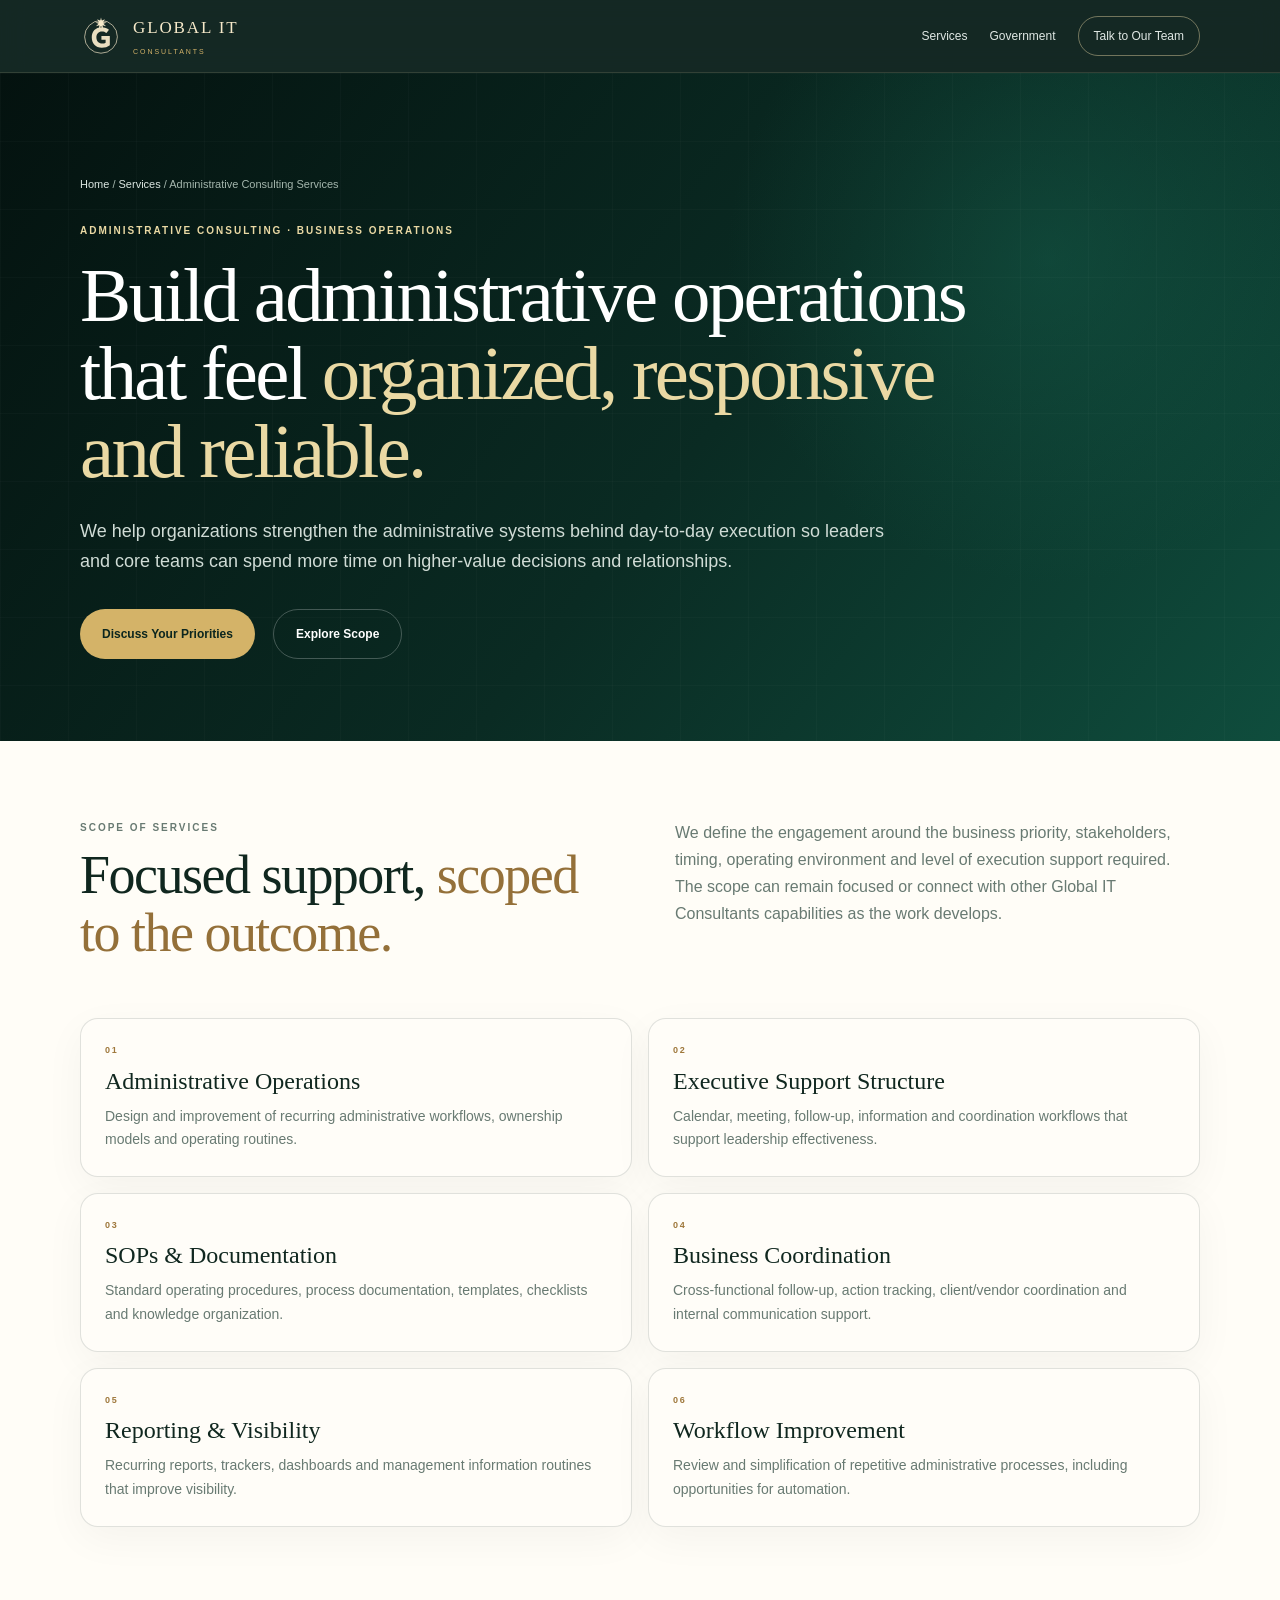
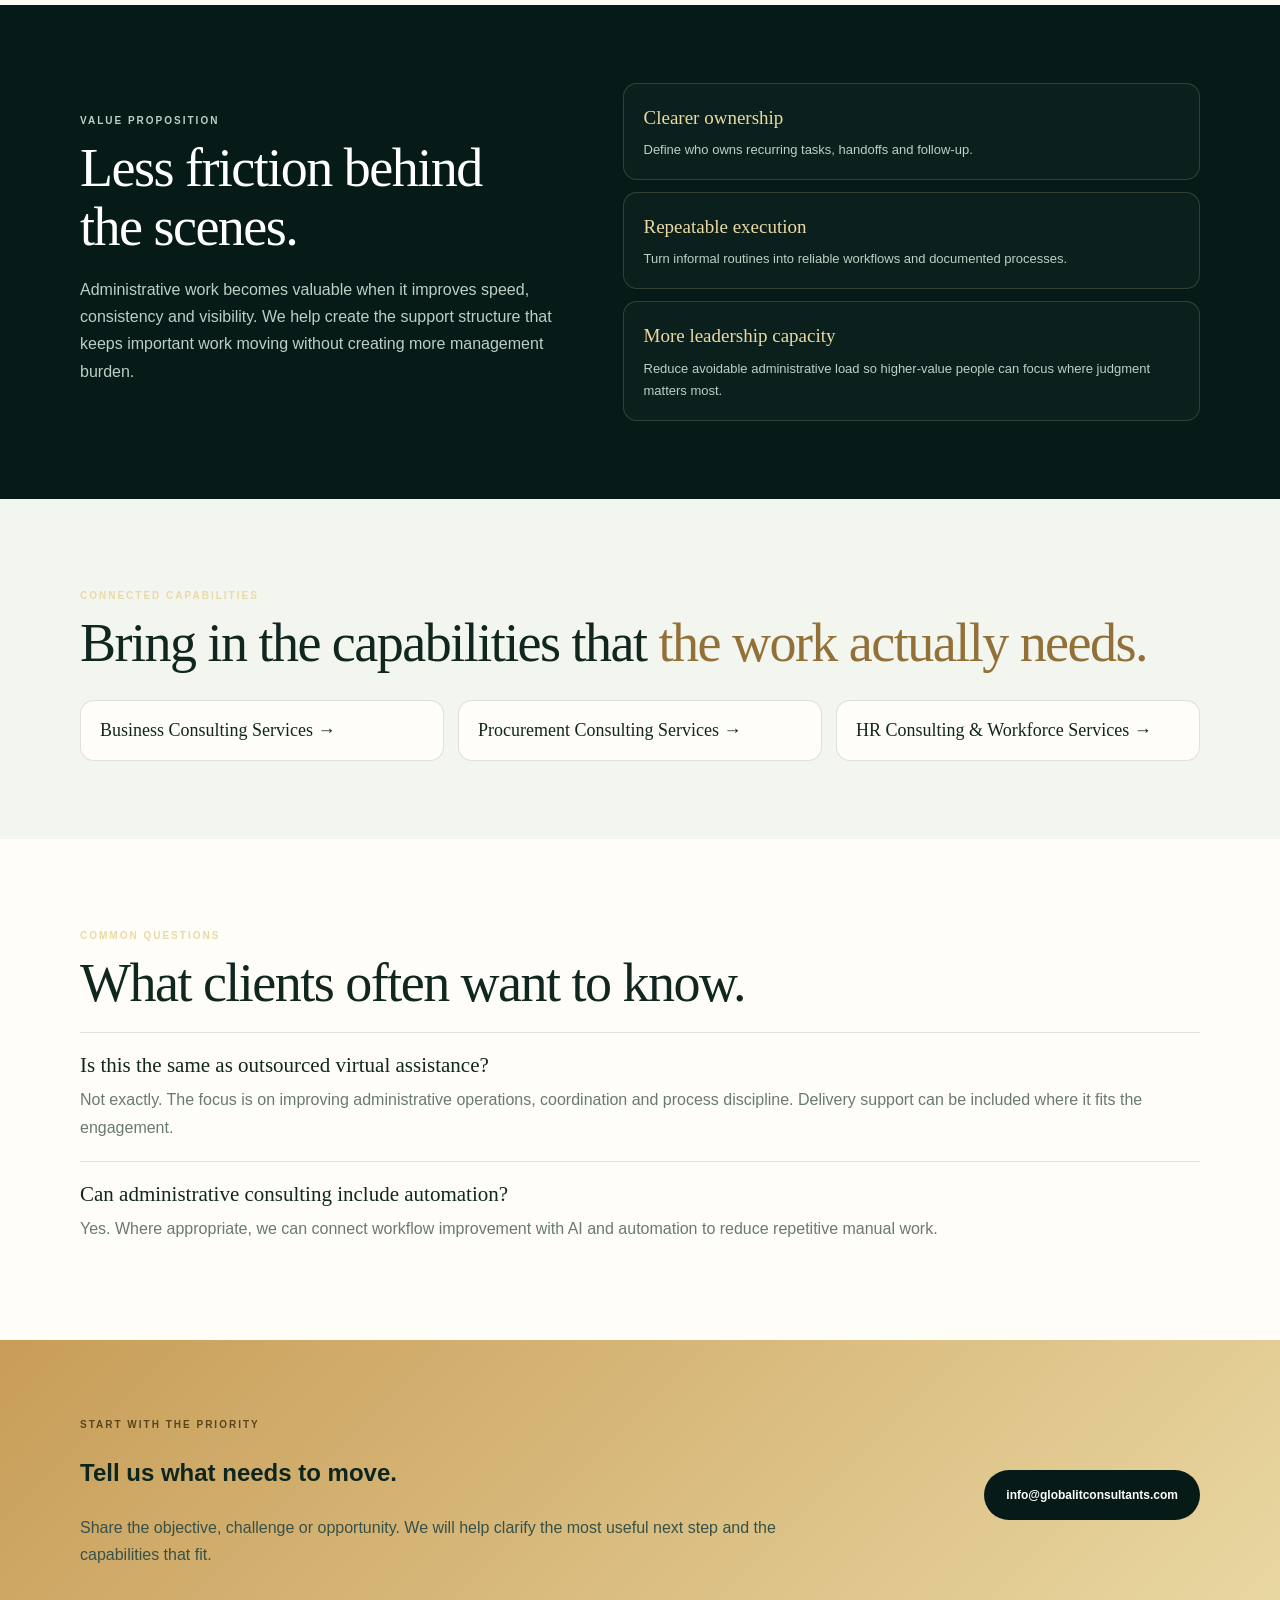
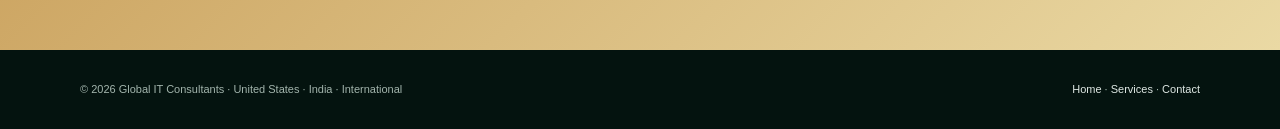
<file: services/administrative-consulting/index.html>
<!doctype html>
<html lang="en"><head><meta charset="utf-8"><meta name="viewport" content="width=device-width,initial-scale=1">
<title>Administrative Consulting Services | Business Operations Support | Global IT Consultants</title><meta name="description" content="Administrative consulting and business operations support for executive coordination, SOPs, reporting, documentation, workflow improvement and operational discipline."><meta name="robots" content="index,follow,max-image-preview:large"><link rel="canonical" href="https://www.globalitconsultants.com/services/administrative-consulting/">
<meta property="og:title" content="Administrative Consulting Services | Business Operations Support | Global IT Consultants"><meta property="og:description" content="Administrative consulting and business operations support for executive coordination, SOPs, reporting, documentation, workflow improvement and operational discipline."><meta property="og:type" content="website"><meta property="og:url" content="https://www.globalitconsultants.com/services/administrative-consulting/"><meta name="theme-color" content="#071b17">
<link rel="stylesheet" href="../../assets/service.css"><script type="application/ld+json">{"@context":"https://schema.org","@graph":[{"@type":"Service","name":"Administrative Consulting Services","description":"Administrative consulting and business operations support for executive coordination, SOPs, reporting, documentation, workflow improvement and operational discipline.","url":"https://www.globalitconsultants.com/services/administrative-consulting/","areaServed":["United States","India","International"],"provider":{"@type":"Organization","name":"Global IT Consultants","url":"https://www.globalitconsultants.com/","email":"info@globalitconsultants.com"}},{"@type":"BreadcrumbList","itemListElement":[{"@type":"ListItem","position":1,"name":"Home","item":"https://www.globalitconsultants.com/"},{"@type":"ListItem","position":2,"name":"Services","item":"https://www.globalitconsultants.com/#services"},{"@type":"ListItem","position":3,"name":"Administrative Consulting Services","item":"https://www.globalitconsultants.com/services/administrative-consulting/"}]}]}</script><link rel="icon" href="../../favicon.svg" type="image/svg+xml"></head>
<body><header class="header"><div class="container nav"><a class="brand" href="../../"><svg class="mark" viewBox="0 0 100 100" aria-hidden="true"><circle cx="50" cy="52" r="39" fill="none" stroke="currentColor" stroke-width="1.6"/><polygon points="50.0,6.0 52.1,14.4 59.0,9.3 55.2,17.0 63.8,17.6 55.9,21.0 62.1,27.0 53.9,24.6 54.8,33.2 50.0,26.0 45.2,33.2 46.1,24.6 37.9,27.0 44.1,21.0 36.2,17.6 44.8,17.0 41.0,9.3 47.9,14.4" fill="currentColor"/><path d="M28 53c0-14 9-24 23-24 8 0 14 2 18 6l-6 8c-3-3-7-4-11-4-8 0-13 6-13 14 0 9 5 15 14 15 3 0 6-.6 8-2v-7h-10v-9h20v22c-5 4-12 6-19 6-15 0-24-10-24-25Z" fill="currentColor" opacity=".95"/></svg><span><strong>GLOBAL IT</strong><small>CONSULTANTS</small></span></a><nav class="navlinks" aria-label="Primary"><a href="../../#services">Services</a><a href="../../#government">Government</a><a class="cta" href="../../#contact">Talk to Our Team</a></nav></div></header>
<main><section class="hero"><div class="container"><div class="breadcrumbs"><a href="../../">Home</a> / <a href="../../#services">Services</a> / Administrative Consulting Services</div><p class="eyebrow">ADMINISTRATIVE CONSULTING · BUSINESS OPERATIONS</p><h1>Build administrative operations that feel <em>organized, responsive and reliable.</em></h1><p class="lead">We help organizations strengthen the administrative systems behind day-to-day execution so leaders and core teams can spend more time on higher-value decisions and relationships.</p><div class="actions"><a class="btn btn-primary" href="mailto:info@globalitconsultants.com?subject=Administrative%20Consulting%20Services">Discuss Your Priorities</a><a class="btn btn-ghost" href="#scope">Explore Scope</a></div></div></section>
<section class="section white" id="scope"><div class="container"><div class="intro"><div><p class="eyebrow">SCOPE OF SERVICES</p><h2>Focused support, <em>scoped to the outcome.</em></h2></div><p>We define the engagement around the business priority, stakeholders, timing, operating environment and level of execution support required. The scope can remain focused or connect with other Global IT Consultants capabilities as the work develops.</p></div><div class="scope-grid"><article class="scope"><span>01</span><h3>Administrative Operations</h3><p>Design and improvement of recurring administrative workflows, ownership models and operating routines.</p></article><article class="scope"><span>02</span><h3>Executive Support Structure</h3><p>Calendar, meeting, follow-up, information and coordination workflows that support leadership effectiveness.</p></article><article class="scope"><span>03</span><h3>SOPs &amp; Documentation</h3><p>Standard operating procedures, process documentation, templates, checklists and knowledge organization.</p></article><article class="scope"><span>04</span><h3>Business Coordination</h3><p>Cross-functional follow-up, action tracking, client/vendor coordination and internal communication support.</p></article><article class="scope"><span>05</span><h3>Reporting &amp; Visibility</h3><p>Recurring reports, trackers, dashboards and management information routines that improve visibility.</p></article><article class="scope"><span>06</span><h3>Workflow Improvement</h3><p>Review and simplification of repetitive administrative processes, including opportunities for automation.</p></article></div></div></section>
<section class="section value-band"><div class="container value-grid"><div><p class="eyebrow">VALUE PROPOSITION</p><h2>Less friction behind the scenes.</h2><p>Administrative work becomes valuable when it improves speed, consistency and visibility. We help create the support structure that keeps important work moving without creating more management burden.</p></div><div class="points"><div class="point"><strong>Clearer ownership</strong><p>Define who owns recurring tasks, handoffs and follow-up.</p></div><div class="point"><strong>Repeatable execution</strong><p>Turn informal routines into reliable workflows and documented processes.</p></div><div class="point"><strong>More leadership capacity</strong><p>Reduce avoidable administrative load so higher-value people can focus where judgment matters most.</p></div></div></div></section>
<section class="section"><div class="container"><p class="eyebrow">CONNECTED CAPABILITIES</p><h2>Bring in the capabilities that <em>the work actually needs.</em></h2><div class="related"><a href="../business-consulting/">Business Consulting Services →</a><a href="../procurement-consulting/">Procurement Consulting Services →</a><a href="../hr-consulting/">HR Consulting &amp; Workforce Services →</a></div></div></section>
<section class="section white"><div class="container"><p class="eyebrow">COMMON QUESTIONS</p><h2>What clients often want to know.</h2><div class="faq"><h3>Is this the same as outsourced virtual assistance?</h3><p>Not exactly. The focus is on improving administrative operations, coordination and process discipline. Delivery support can be included where it fits the engagement.</p></div><div class="faq"><h3>Can administrative consulting include automation?</h3><p>Yes. Where appropriate, we can connect workflow improvement with AI and automation to reduce repetitive manual work.</p></div></div></section>
<section class="contact"><div class="container contact-grid"><div><p class="eyebrow" style="color:#5a451d">START WITH THE PRIORITY</p><h2>Tell us what needs to move.</h2><p>Share the objective, challenge or opportunity. We will help clarify the most useful next step and the capabilities that fit.</p></div><a class="btn" href="mailto:info@globalitconsultants.com?subject=Administrative%20Consulting%20Services">info@globalitconsultants.com</a></div></section></main>
<footer class="footer"><div class="container"><span>© 2026 Global IT Consultants · United States · India · International</span><span><a href="../../">Home</a> · <a href="../../#services">Services</a> · <a href="../../#contact">Contact</a></span></div></footer></body></html>
</file>
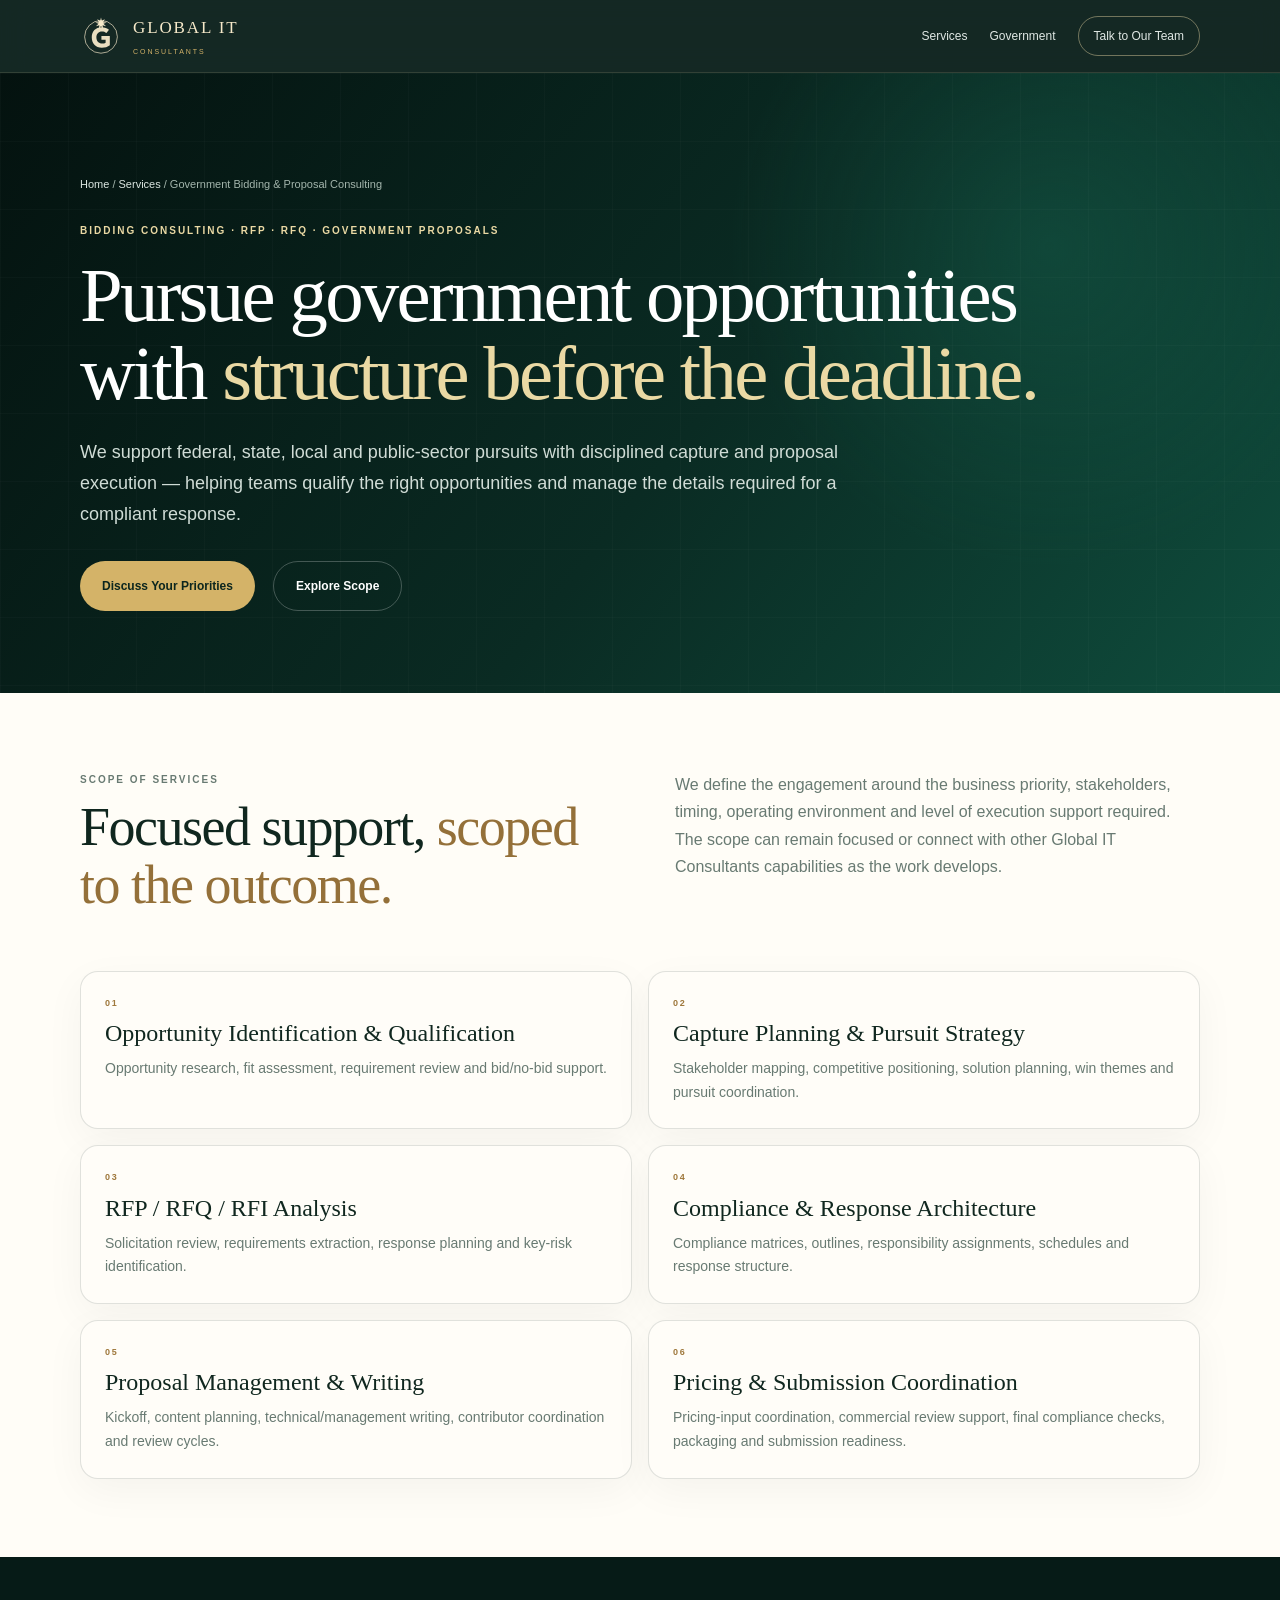
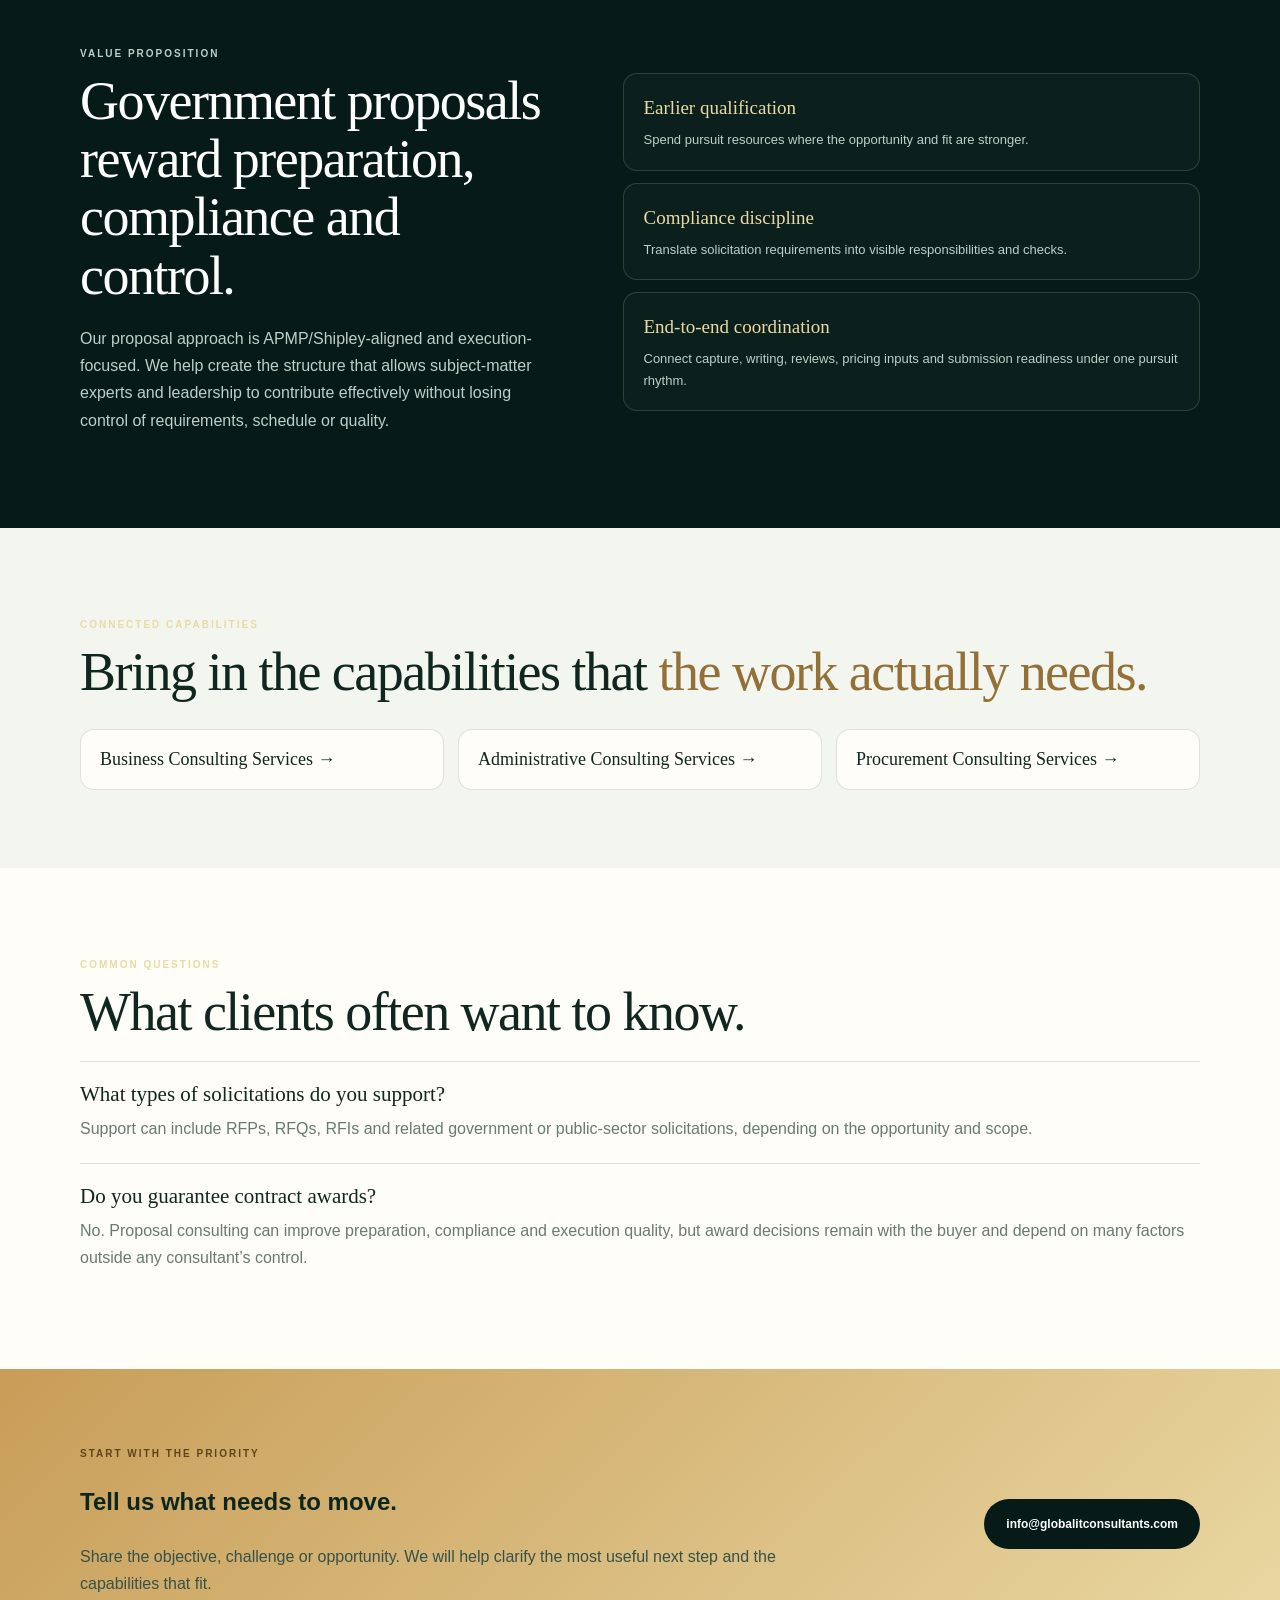
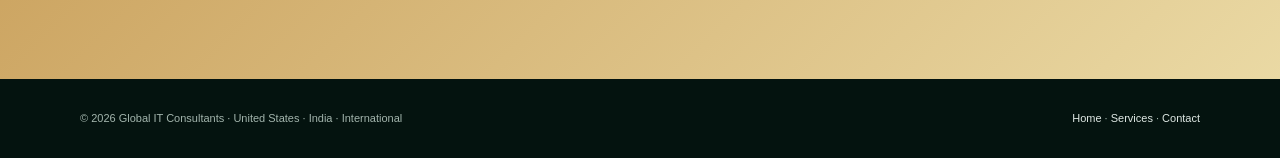
<file: services/bidding-consulting/index.html>
<!doctype html>
<html lang="en"><head><meta charset="utf-8"><meta name="viewport" content="width=device-width,initial-scale=1">
<title>Government Bidding &amp; Proposal Consulting | RFP, Capture &amp; Compliance | Global IT Consultants</title><meta name="description" content="Government bidding and proposal consulting for RFP, RFQ and RFI responses, capture planning, bid/no-bid, compliance matrices, proposal management, writing, pricing coordination and submission readiness."><meta name="robots" content="index,follow,max-image-preview:large"><link rel="canonical" href="https://www.globalitconsultants.com/services/bidding-consulting/">
<meta property="og:title" content="Government Bidding &amp; Proposal Consulting | RFP, Capture &amp; Compliance | Global IT Consultants"><meta property="og:description" content="Government bidding and proposal consulting for RFP, RFQ and RFI responses, capture planning, bid/no-bid, compliance matrices, proposal management, writing, pricing coordination and submission readiness."><meta property="og:type" content="website"><meta property="og:url" content="https://www.globalitconsultants.com/services/bidding-consulting/"><meta name="theme-color" content="#071b17">
<link rel="stylesheet" href="../../assets/service.css"><script type="application/ld+json">{"@context":"https://schema.org","@graph":[{"@type":"Service","name":"Government Bidding & Proposal Consulting","description":"Government bidding and proposal consulting for RFP, RFQ and RFI responses, capture planning, bid/no-bid, compliance matrices, proposal management, writing, pricing coordination and submission readiness.","url":"https://www.globalitconsultants.com/services/bidding-consulting/","areaServed":["United States","India","International"],"provider":{"@type":"Organization","name":"Global IT Consultants","url":"https://www.globalitconsultants.com/","email":"info@globalitconsultants.com"}},{"@type":"BreadcrumbList","itemListElement":[{"@type":"ListItem","position":1,"name":"Home","item":"https://www.globalitconsultants.com/"},{"@type":"ListItem","position":2,"name":"Services","item":"https://www.globalitconsultants.com/#services"},{"@type":"ListItem","position":3,"name":"Government Bidding & Proposal Consulting","item":"https://www.globalitconsultants.com/services/bidding-consulting/"}]}]}</script><link rel="icon" href="../../favicon.svg" type="image/svg+xml"></head>
<body><header class="header"><div class="container nav"><a class="brand" href="../../"><svg class="mark" viewBox="0 0 100 100" aria-hidden="true"><circle cx="50" cy="52" r="39" fill="none" stroke="currentColor" stroke-width="1.6"/><polygon points="50.0,6.0 52.1,14.4 59.0,9.3 55.2,17.0 63.8,17.6 55.9,21.0 62.1,27.0 53.9,24.6 54.8,33.2 50.0,26.0 45.2,33.2 46.1,24.6 37.9,27.0 44.1,21.0 36.2,17.6 44.8,17.0 41.0,9.3 47.9,14.4" fill="currentColor"/><path d="M28 53c0-14 9-24 23-24 8 0 14 2 18 6l-6 8c-3-3-7-4-11-4-8 0-13 6-13 14 0 9 5 15 14 15 3 0 6-.6 8-2v-7h-10v-9h20v22c-5 4-12 6-19 6-15 0-24-10-24-25Z" fill="currentColor" opacity=".95"/></svg><span><strong>GLOBAL IT</strong><small>CONSULTANTS</small></span></a><nav class="navlinks" aria-label="Primary"><a href="../../#services">Services</a><a href="../../#government">Government</a><a class="cta" href="../../#contact">Talk to Our Team</a></nav></div></header>
<main><section class="hero"><div class="container"><div class="breadcrumbs"><a href="../../">Home</a> / <a href="../../#services">Services</a> / Government Bidding &amp; Proposal Consulting</div><p class="eyebrow">BIDDING CONSULTING · RFP · RFQ · GOVERNMENT PROPOSALS</p><h1>Pursue government opportunities with <em>structure before the deadline.</em></h1><p class="lead">We support federal, state, local and public-sector pursuits with disciplined capture and proposal execution — helping teams qualify the right opportunities and manage the details required for a compliant response.</p><div class="actions"><a class="btn btn-primary" href="mailto:info@globalitconsultants.com?subject=Government%20Bidding%20&amp;%20Proposal%20Consulting">Discuss Your Priorities</a><a class="btn btn-ghost" href="#scope">Explore Scope</a></div></div></section>
<section class="section white" id="scope"><div class="container"><div class="intro"><div><p class="eyebrow">SCOPE OF SERVICES</p><h2>Focused support, <em>scoped to the outcome.</em></h2></div><p>We define the engagement around the business priority, stakeholders, timing, operating environment and level of execution support required. The scope can remain focused or connect with other Global IT Consultants capabilities as the work develops.</p></div><div class="scope-grid"><article class="scope"><span>01</span><h3>Opportunity Identification &amp; Qualification</h3><p>Opportunity research, fit assessment, requirement review and bid/no-bid support.</p></article><article class="scope"><span>02</span><h3>Capture Planning &amp; Pursuit Strategy</h3><p>Stakeholder mapping, competitive positioning, solution planning, win themes and pursuit coordination.</p></article><article class="scope"><span>03</span><h3>RFP / RFQ / RFI Analysis</h3><p>Solicitation review, requirements extraction, response planning and key-risk identification.</p></article><article class="scope"><span>04</span><h3>Compliance &amp; Response Architecture</h3><p>Compliance matrices, outlines, responsibility assignments, schedules and response structure.</p></article><article class="scope"><span>05</span><h3>Proposal Management &amp; Writing</h3><p>Kickoff, content planning, technical/management writing, contributor coordination and review cycles.</p></article><article class="scope"><span>06</span><h3>Pricing &amp; Submission Coordination</h3><p>Pricing-input coordination, commercial review support, final compliance checks, packaging and submission readiness.</p></article></div></div></section>
<section class="section value-band"><div class="container value-grid"><div><p class="eyebrow">VALUE PROPOSITION</p><h2>Government proposals reward preparation, compliance and control.</h2><p>Our proposal approach is APMP/Shipley-aligned and execution-focused. We help create the structure that allows subject-matter experts and leadership to contribute effectively without losing control of requirements, schedule or quality.</p></div><div class="points"><div class="point"><strong>Earlier qualification</strong><p>Spend pursuit resources where the opportunity and fit are stronger.</p></div><div class="point"><strong>Compliance discipline</strong><p>Translate solicitation requirements into visible responsibilities and checks.</p></div><div class="point"><strong>End-to-end coordination</strong><p>Connect capture, writing, reviews, pricing inputs and submission readiness under one pursuit rhythm.</p></div></div></div></section>
<section class="section"><div class="container"><p class="eyebrow">CONNECTED CAPABILITIES</p><h2>Bring in the capabilities that <em>the work actually needs.</em></h2><div class="related"><a href="../business-consulting/">Business Consulting Services →</a><a href="../administrative-consulting/">Administrative Consulting Services →</a><a href="../procurement-consulting/">Procurement Consulting Services →</a></div></div></section>
<section class="section white"><div class="container"><p class="eyebrow">COMMON QUESTIONS</p><h2>What clients often want to know.</h2><div class="faq"><h3>What types of solicitations do you support?</h3><p>Support can include RFPs, RFQs, RFIs and related government or public-sector solicitations, depending on the opportunity and scope.</p></div><div class="faq"><h3>Do you guarantee contract awards?</h3><p>No. Proposal consulting can improve preparation, compliance and execution quality, but award decisions remain with the buyer and depend on many factors outside any consultant’s control.</p></div></div></section>
<section class="contact"><div class="container contact-grid"><div><p class="eyebrow" style="color:#5a451d">START WITH THE PRIORITY</p><h2>Tell us what needs to move.</h2><p>Share the objective, challenge or opportunity. We will help clarify the most useful next step and the capabilities that fit.</p></div><a class="btn" href="mailto:info@globalitconsultants.com?subject=Government%20Bidding%20&amp;%20Proposal%20Consulting">info@globalitconsultants.com</a></div></section></main>
<footer class="footer"><div class="container"><span>© 2026 Global IT Consultants · United States · India · International</span><span><a href="../../">Home</a> · <a href="../../#services">Services</a> · <a href="../../#contact">Contact</a></span></div></footer></body></html>
</file>
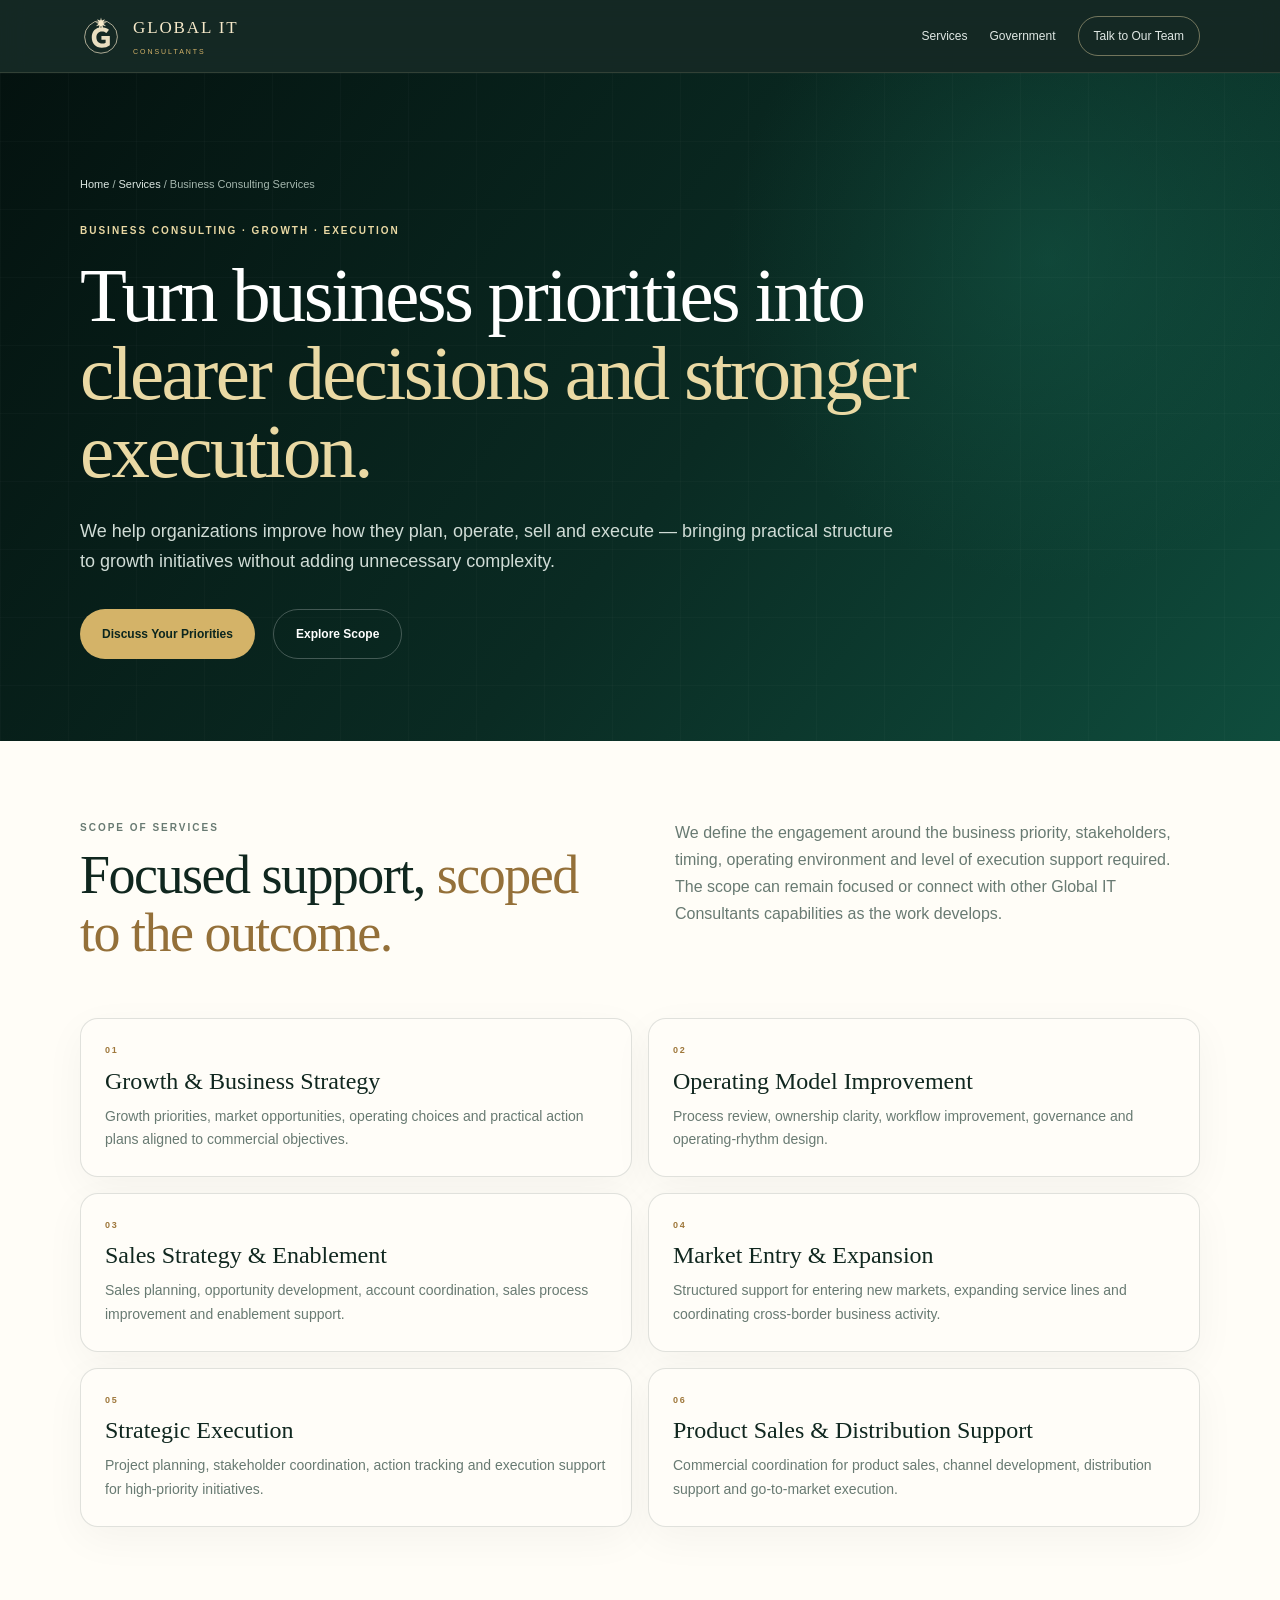
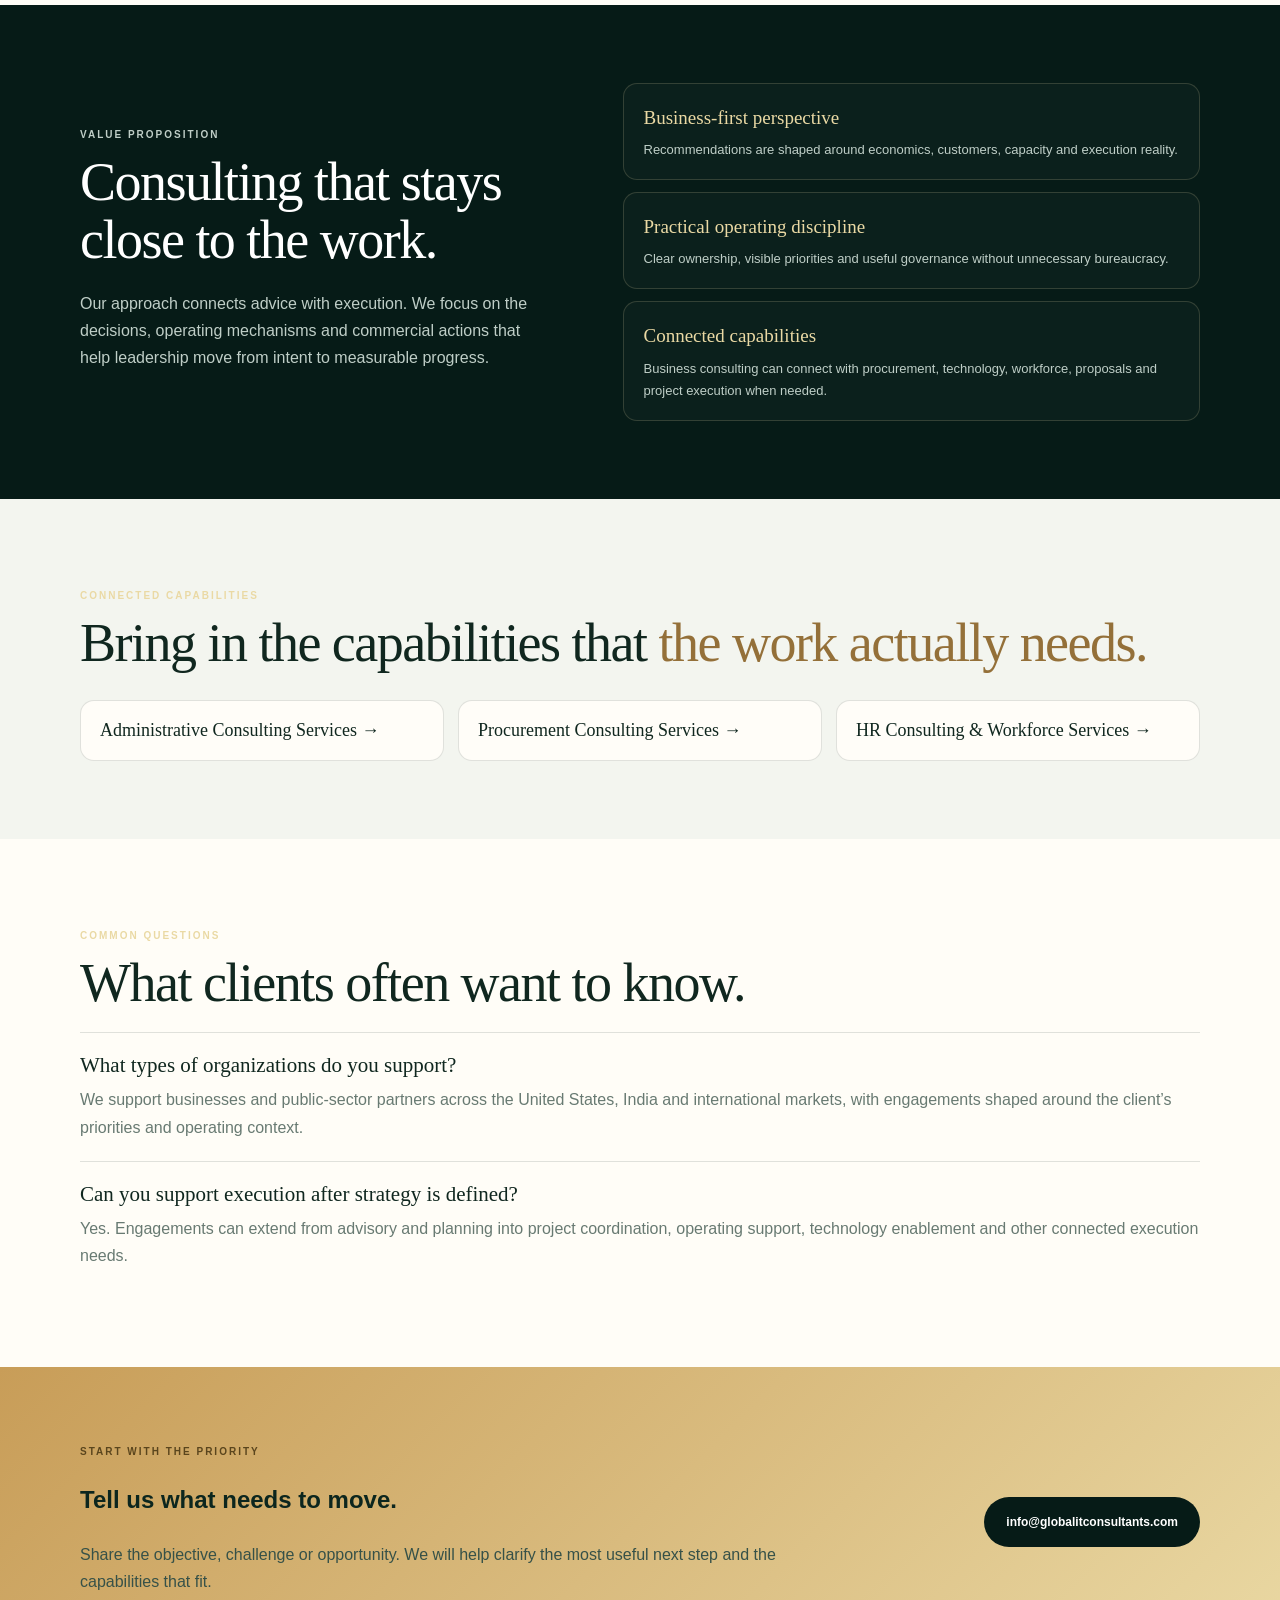
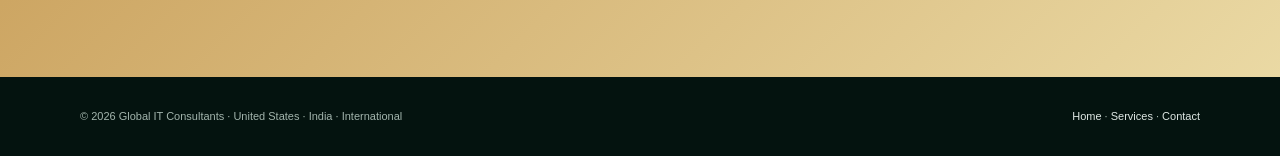
<file: services/business-consulting/index.html>
<!doctype html>
<html lang="en"><head><meta charset="utf-8"><meta name="viewport" content="width=device-width,initial-scale=1">
<title>Business Consulting Services | Strategy, Operations &amp; Sales | Global IT Consultants</title><meta name="description" content="Business consulting services for growth strategy, operational improvement, sales enablement, market entry and strategic execution across the US, India and international markets."><meta name="robots" content="index,follow,max-image-preview:large"><link rel="canonical" href="https://www.globalitconsultants.com/services/business-consulting/">
<meta property="og:title" content="Business Consulting Services | Strategy, Operations &amp; Sales | Global IT Consultants"><meta property="og:description" content="Business consulting services for growth strategy, operational improvement, sales enablement, market entry and strategic execution across the US, India and international markets."><meta property="og:type" content="website"><meta property="og:url" content="https://www.globalitconsultants.com/services/business-consulting/"><meta name="theme-color" content="#071b17">
<link rel="stylesheet" href="../../assets/service.css"><script type="application/ld+json">{"@context":"https://schema.org","@graph":[{"@type":"Service","name":"Business Consulting Services","description":"Business consulting services for growth strategy, operational improvement, sales enablement, market entry and strategic execution across the US, India and international markets.","url":"https://www.globalitconsultants.com/services/business-consulting/","areaServed":["United States","India","International"],"provider":{"@type":"Organization","name":"Global IT Consultants","url":"https://www.globalitconsultants.com/","email":"info@globalitconsultants.com"}},{"@type":"BreadcrumbList","itemListElement":[{"@type":"ListItem","position":1,"name":"Home","item":"https://www.globalitconsultants.com/"},{"@type":"ListItem","position":2,"name":"Services","item":"https://www.globalitconsultants.com/#services"},{"@type":"ListItem","position":3,"name":"Business Consulting Services","item":"https://www.globalitconsultants.com/services/business-consulting/"}]}]}</script><link rel="icon" href="../../favicon.svg" type="image/svg+xml"></head>
<body><header class="header"><div class="container nav"><a class="brand" href="../../"><svg class="mark" viewBox="0 0 100 100" aria-hidden="true"><circle cx="50" cy="52" r="39" fill="none" stroke="currentColor" stroke-width="1.6"/><polygon points="50.0,6.0 52.1,14.4 59.0,9.3 55.2,17.0 63.8,17.6 55.9,21.0 62.1,27.0 53.9,24.6 54.8,33.2 50.0,26.0 45.2,33.2 46.1,24.6 37.9,27.0 44.1,21.0 36.2,17.6 44.8,17.0 41.0,9.3 47.9,14.4" fill="currentColor"/><path d="M28 53c0-14 9-24 23-24 8 0 14 2 18 6l-6 8c-3-3-7-4-11-4-8 0-13 6-13 14 0 9 5 15 14 15 3 0 6-.6 8-2v-7h-10v-9h20v22c-5 4-12 6-19 6-15 0-24-10-24-25Z" fill="currentColor" opacity=".95"/></svg><span><strong>GLOBAL IT</strong><small>CONSULTANTS</small></span></a><nav class="navlinks" aria-label="Primary"><a href="../../#services">Services</a><a href="../../#government">Government</a><a class="cta" href="../../#contact">Talk to Our Team</a></nav></div></header>
<main><section class="hero"><div class="container"><div class="breadcrumbs"><a href="../../">Home</a> / <a href="../../#services">Services</a> / Business Consulting Services</div><p class="eyebrow">BUSINESS CONSULTING · GROWTH · EXECUTION</p><h1>Turn business priorities into <em>clearer decisions and stronger execution.</em></h1><p class="lead">We help organizations improve how they plan, operate, sell and execute — bringing practical structure to growth initiatives without adding unnecessary complexity.</p><div class="actions"><a class="btn btn-primary" href="mailto:info@globalitconsultants.com?subject=Business%20Consulting%20Services">Discuss Your Priorities</a><a class="btn btn-ghost" href="#scope">Explore Scope</a></div></div></section>
<section class="section white" id="scope"><div class="container"><div class="intro"><div><p class="eyebrow">SCOPE OF SERVICES</p><h2>Focused support, <em>scoped to the outcome.</em></h2></div><p>We define the engagement around the business priority, stakeholders, timing, operating environment and level of execution support required. The scope can remain focused or connect with other Global IT Consultants capabilities as the work develops.</p></div><div class="scope-grid"><article class="scope"><span>01</span><h3>Growth &amp; Business Strategy</h3><p>Growth priorities, market opportunities, operating choices and practical action plans aligned to commercial objectives.</p></article><article class="scope"><span>02</span><h3>Operating Model Improvement</h3><p>Process review, ownership clarity, workflow improvement, governance and operating-rhythm design.</p></article><article class="scope"><span>03</span><h3>Sales Strategy &amp; Enablement</h3><p>Sales planning, opportunity development, account coordination, sales process improvement and enablement support.</p></article><article class="scope"><span>04</span><h3>Market Entry &amp; Expansion</h3><p>Structured support for entering new markets, expanding service lines and coordinating cross-border business activity.</p></article><article class="scope"><span>05</span><h3>Strategic Execution</h3><p>Project planning, stakeholder coordination, action tracking and execution support for high-priority initiatives.</p></article><article class="scope"><span>06</span><h3>Product Sales &amp; Distribution Support</h3><p>Commercial coordination for product sales, channel development, distribution support and go-to-market execution.</p></article></div></div></section>
<section class="section value-band"><div class="container value-grid"><div><p class="eyebrow">VALUE PROPOSITION</p><h2>Consulting that stays close to the work.</h2><p>Our approach connects advice with execution. We focus on the decisions, operating mechanisms and commercial actions that help leadership move from intent to measurable progress.</p></div><div class="points"><div class="point"><strong>Business-first perspective</strong><p>Recommendations are shaped around economics, customers, capacity and execution reality.</p></div><div class="point"><strong>Practical operating discipline</strong><p>Clear ownership, visible priorities and useful governance without unnecessary bureaucracy.</p></div><div class="point"><strong>Connected capabilities</strong><p>Business consulting can connect with procurement, technology, workforce, proposals and project execution when needed.</p></div></div></div></section>
<section class="section"><div class="container"><p class="eyebrow">CONNECTED CAPABILITIES</p><h2>Bring in the capabilities that <em>the work actually needs.</em></h2><div class="related"><a href="../administrative-consulting/">Administrative Consulting Services →</a><a href="../procurement-consulting/">Procurement Consulting Services →</a><a href="../hr-consulting/">HR Consulting &amp; Workforce Services →</a></div></div></section>
<section class="section white"><div class="container"><p class="eyebrow">COMMON QUESTIONS</p><h2>What clients often want to know.</h2><div class="faq"><h3>What types of organizations do you support?</h3><p>We support businesses and public-sector partners across the United States, India and international markets, with engagements shaped around the client’s priorities and operating context.</p></div><div class="faq"><h3>Can you support execution after strategy is defined?</h3><p>Yes. Engagements can extend from advisory and planning into project coordination, operating support, technology enablement and other connected execution needs.</p></div></div></section>
<section class="contact"><div class="container contact-grid"><div><p class="eyebrow" style="color:#5a451d">START WITH THE PRIORITY</p><h2>Tell us what needs to move.</h2><p>Share the objective, challenge or opportunity. We will help clarify the most useful next step and the capabilities that fit.</p></div><a class="btn" href="mailto:info@globalitconsultants.com?subject=Business%20Consulting%20Services">info@globalitconsultants.com</a></div></section></main>
<footer class="footer"><div class="container"><span>© 2026 Global IT Consultants · United States · India · International</span><span><a href="../../">Home</a> · <a href="../../#services">Services</a> · <a href="../../#contact">Contact</a></span></div></footer></body></html>
</file>
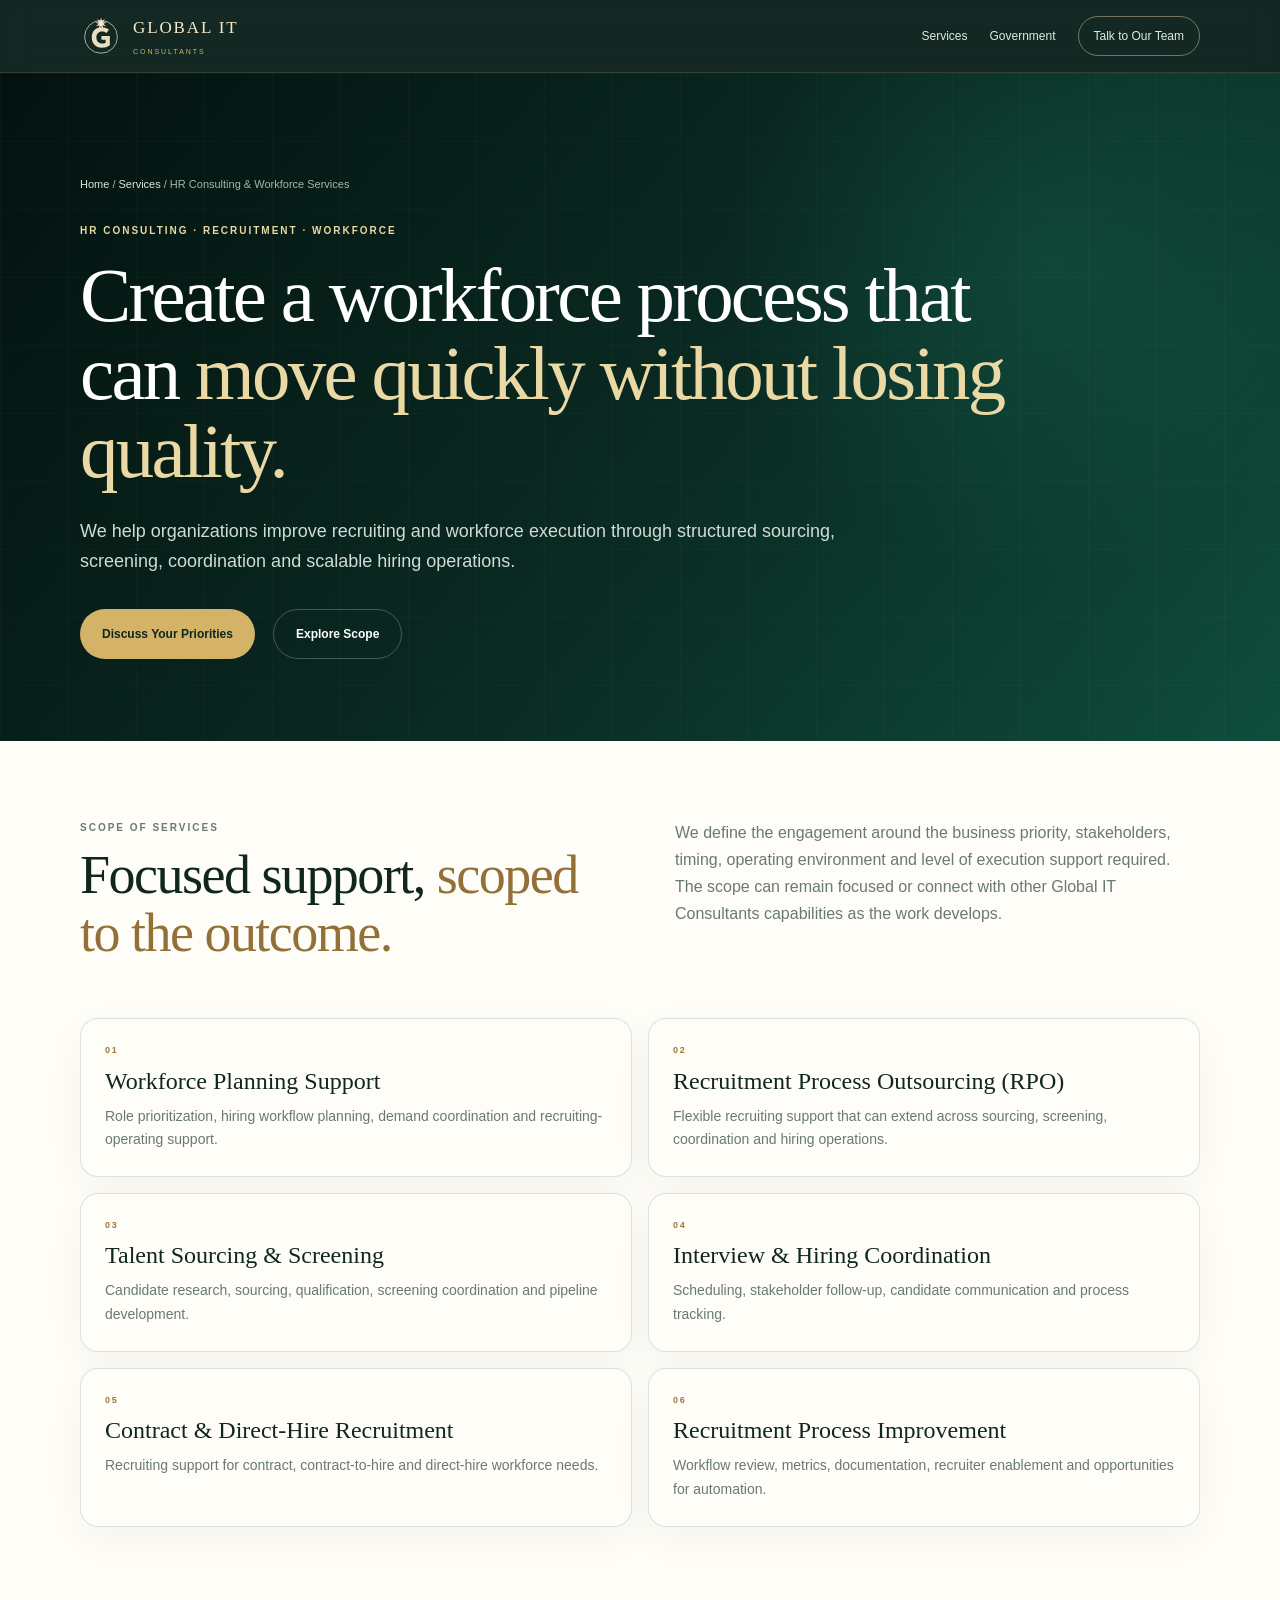
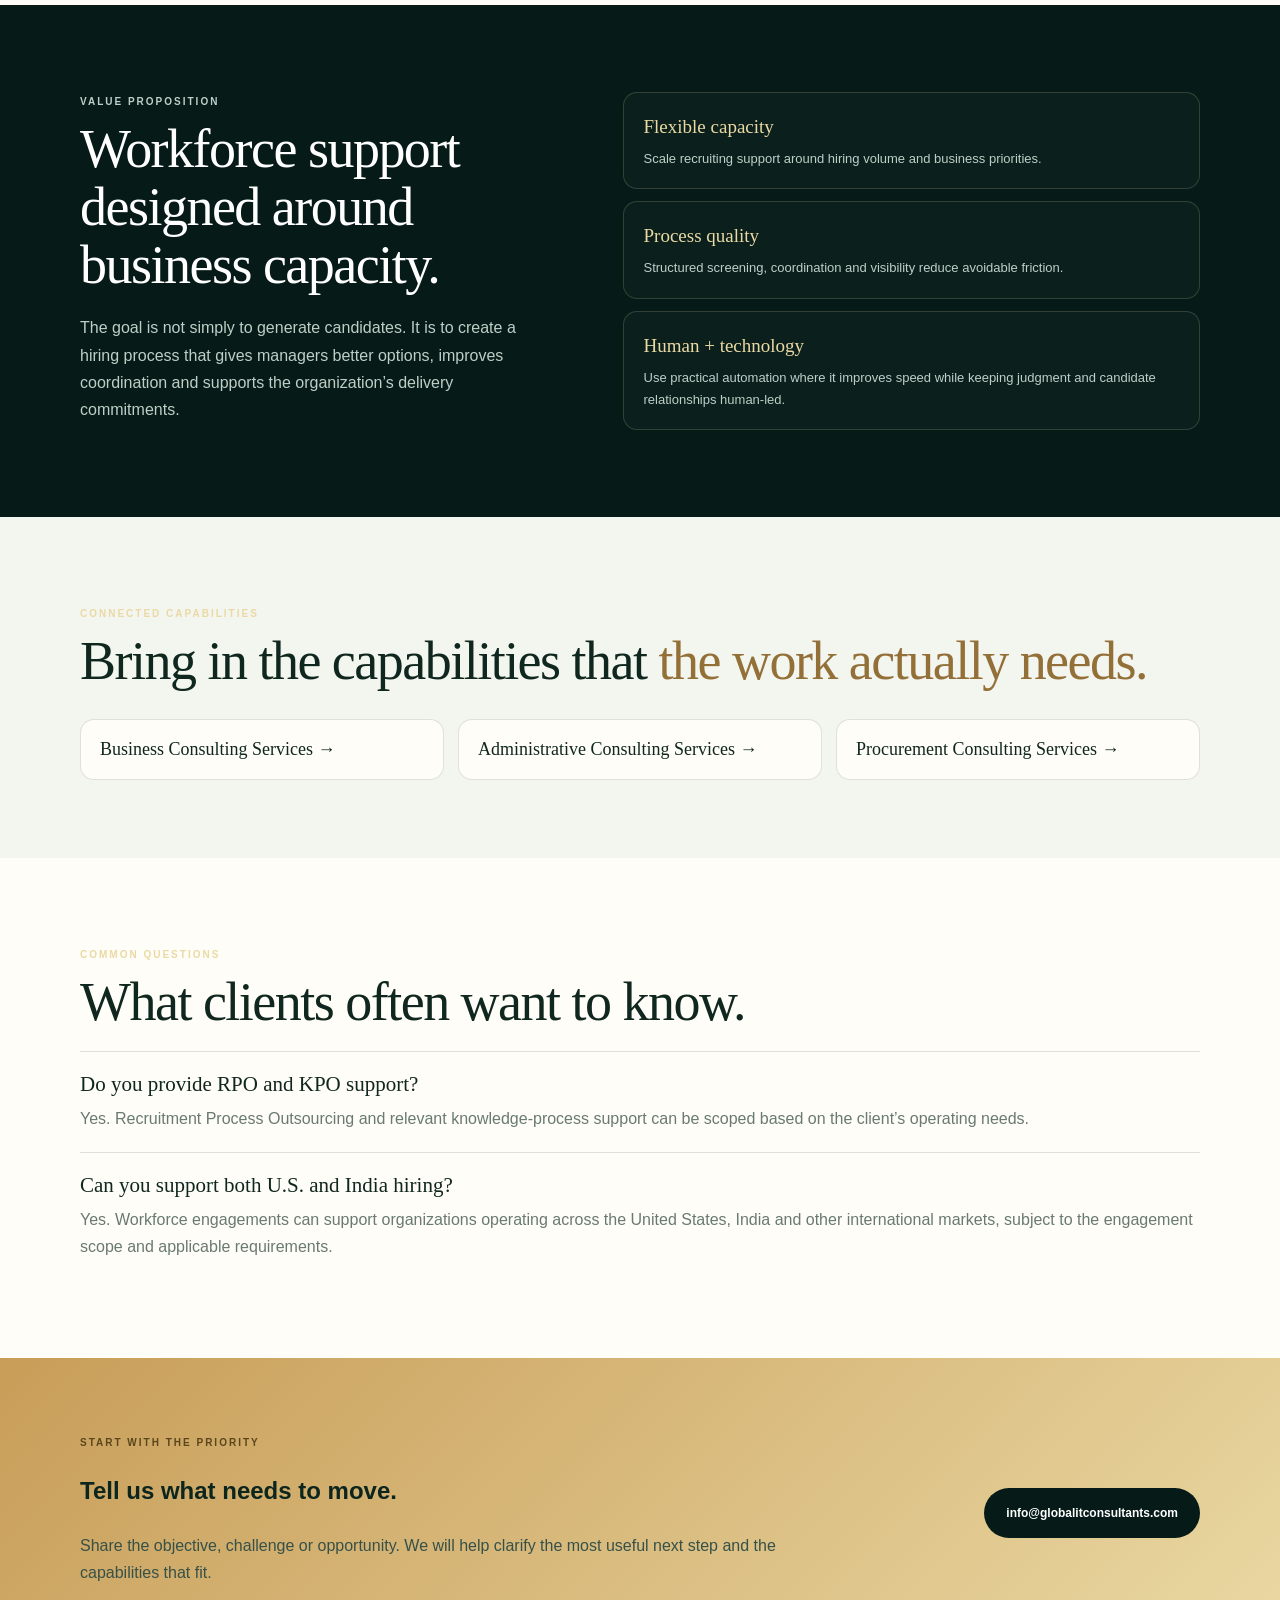
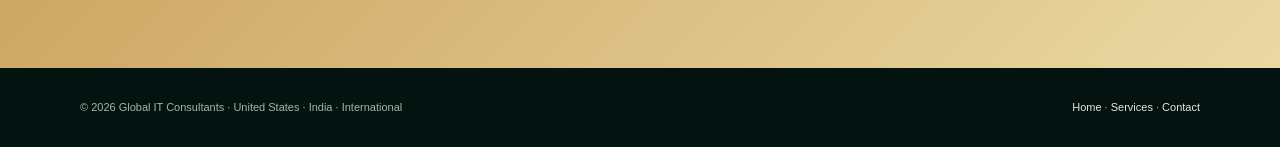
<file: services/hr-consulting/index.html>
<!doctype html>
<html lang="en"><head><meta charset="utf-8"><meta name="viewport" content="width=device-width,initial-scale=1">
<title>HR Consulting Services | Recruitment, RPO &amp; Workforce Solutions | Global IT Consultants</title><meta name="description" content="HR consulting and workforce services including RPO, recruitment process improvement, sourcing, screening, interview coordination, contract hiring and direct-hire support."><meta name="robots" content="index,follow,max-image-preview:large"><link rel="canonical" href="https://www.globalitconsultants.com/services/hr-consulting/">
<meta property="og:title" content="HR Consulting Services | Recruitment, RPO &amp; Workforce Solutions | Global IT Consultants"><meta property="og:description" content="HR consulting and workforce services including RPO, recruitment process improvement, sourcing, screening, interview coordination, contract hiring and direct-hire support."><meta property="og:type" content="website"><meta property="og:url" content="https://www.globalitconsultants.com/services/hr-consulting/"><meta name="theme-color" content="#071b17">
<link rel="stylesheet" href="../../assets/service.css"><script type="application/ld+json">{"@context":"https://schema.org","@graph":[{"@type":"Service","name":"HR Consulting & Workforce Services","description":"HR consulting and workforce services including RPO, recruitment process improvement, sourcing, screening, interview coordination, contract hiring and direct-hire support.","url":"https://www.globalitconsultants.com/services/hr-consulting/","areaServed":["United States","India","International"],"provider":{"@type":"Organization","name":"Global IT Consultants","url":"https://www.globalitconsultants.com/","email":"info@globalitconsultants.com"}},{"@type":"BreadcrumbList","itemListElement":[{"@type":"ListItem","position":1,"name":"Home","item":"https://www.globalitconsultants.com/"},{"@type":"ListItem","position":2,"name":"Services","item":"https://www.globalitconsultants.com/#services"},{"@type":"ListItem","position":3,"name":"HR Consulting & Workforce Services","item":"https://www.globalitconsultants.com/services/hr-consulting/"}]}]}</script><link rel="icon" href="../../favicon.svg" type="image/svg+xml"></head>
<body><header class="header"><div class="container nav"><a class="brand" href="../../"><svg class="mark" viewBox="0 0 100 100" aria-hidden="true"><circle cx="50" cy="52" r="39" fill="none" stroke="currentColor" stroke-width="1.6"/><polygon points="50.0,6.0 52.1,14.4 59.0,9.3 55.2,17.0 63.8,17.6 55.9,21.0 62.1,27.0 53.9,24.6 54.8,33.2 50.0,26.0 45.2,33.2 46.1,24.6 37.9,27.0 44.1,21.0 36.2,17.6 44.8,17.0 41.0,9.3 47.9,14.4" fill="currentColor"/><path d="M28 53c0-14 9-24 23-24 8 0 14 2 18 6l-6 8c-3-3-7-4-11-4-8 0-13 6-13 14 0 9 5 15 14 15 3 0 6-.6 8-2v-7h-10v-9h20v22c-5 4-12 6-19 6-15 0-24-10-24-25Z" fill="currentColor" opacity=".95"/></svg><span><strong>GLOBAL IT</strong><small>CONSULTANTS</small></span></a><nav class="navlinks" aria-label="Primary"><a href="../../#services">Services</a><a href="../../#government">Government</a><a class="cta" href="../../#contact">Talk to Our Team</a></nav></div></header>
<main><section class="hero"><div class="container"><div class="breadcrumbs"><a href="../../">Home</a> / <a href="../../#services">Services</a> / HR Consulting &amp; Workforce Services</div><p class="eyebrow">HR CONSULTING · RECRUITMENT · WORKFORCE</p><h1>Create a workforce process that can <em>move quickly without losing quality.</em></h1><p class="lead">We help organizations improve recruiting and workforce execution through structured sourcing, screening, coordination and scalable hiring operations.</p><div class="actions"><a class="btn btn-primary" href="mailto:info@globalitconsultants.com?subject=HR%20Consulting%20&amp;%20Workforce%20Services">Discuss Your Priorities</a><a class="btn btn-ghost" href="#scope">Explore Scope</a></div></div></section>
<section class="section white" id="scope"><div class="container"><div class="intro"><div><p class="eyebrow">SCOPE OF SERVICES</p><h2>Focused support, <em>scoped to the outcome.</em></h2></div><p>We define the engagement around the business priority, stakeholders, timing, operating environment and level of execution support required. The scope can remain focused or connect with other Global IT Consultants capabilities as the work develops.</p></div><div class="scope-grid"><article class="scope"><span>01</span><h3>Workforce Planning Support</h3><p>Role prioritization, hiring workflow planning, demand coordination and recruiting-operating support.</p></article><article class="scope"><span>02</span><h3>Recruitment Process Outsourcing (RPO)</h3><p>Flexible recruiting support that can extend across sourcing, screening, coordination and hiring operations.</p></article><article class="scope"><span>03</span><h3>Talent Sourcing &amp; Screening</h3><p>Candidate research, sourcing, qualification, screening coordination and pipeline development.</p></article><article class="scope"><span>04</span><h3>Interview &amp; Hiring Coordination</h3><p>Scheduling, stakeholder follow-up, candidate communication and process tracking.</p></article><article class="scope"><span>05</span><h3>Contract &amp; Direct-Hire Recruitment</h3><p>Recruiting support for contract, contract-to-hire and direct-hire workforce needs.</p></article><article class="scope"><span>06</span><h3>Recruitment Process Improvement</h3><p>Workflow review, metrics, documentation, recruiter enablement and opportunities for automation.</p></article></div></div></section>
<section class="section value-band"><div class="container value-grid"><div><p class="eyebrow">VALUE PROPOSITION</p><h2>Workforce support designed around business capacity.</h2><p>The goal is not simply to generate candidates. It is to create a hiring process that gives managers better options, improves coordination and supports the organization’s delivery commitments.</p></div><div class="points"><div class="point"><strong>Flexible capacity</strong><p>Scale recruiting support around hiring volume and business priorities.</p></div><div class="point"><strong>Process quality</strong><p>Structured screening, coordination and visibility reduce avoidable friction.</p></div><div class="point"><strong>Human + technology</strong><p>Use practical automation where it improves speed while keeping judgment and candidate relationships human-led.</p></div></div></div></section>
<section class="section"><div class="container"><p class="eyebrow">CONNECTED CAPABILITIES</p><h2>Bring in the capabilities that <em>the work actually needs.</em></h2><div class="related"><a href="../business-consulting/">Business Consulting Services →</a><a href="../administrative-consulting/">Administrative Consulting Services →</a><a href="../procurement-consulting/">Procurement Consulting Services →</a></div></div></section>
<section class="section white"><div class="container"><p class="eyebrow">COMMON QUESTIONS</p><h2>What clients often want to know.</h2><div class="faq"><h3>Do you provide RPO and KPO support?</h3><p>Yes. Recruitment Process Outsourcing and relevant knowledge-process support can be scoped based on the client’s operating needs.</p></div><div class="faq"><h3>Can you support both U.S. and India hiring?</h3><p>Yes. Workforce engagements can support organizations operating across the United States, India and other international markets, subject to the engagement scope and applicable requirements.</p></div></div></section>
<section class="contact"><div class="container contact-grid"><div><p class="eyebrow" style="color:#5a451d">START WITH THE PRIORITY</p><h2>Tell us what needs to move.</h2><p>Share the objective, challenge or opportunity. We will help clarify the most useful next step and the capabilities that fit.</p></div><a class="btn" href="mailto:info@globalitconsultants.com?subject=HR%20Consulting%20&amp;%20Workforce%20Services">info@globalitconsultants.com</a></div></section></main>
<footer class="footer"><div class="container"><span>© 2026 Global IT Consultants · United States · India · International</span><span><a href="../../">Home</a> · <a href="../../#services">Services</a> · <a href="../../#contact">Contact</a></span></div></footer></body></html>
</file>
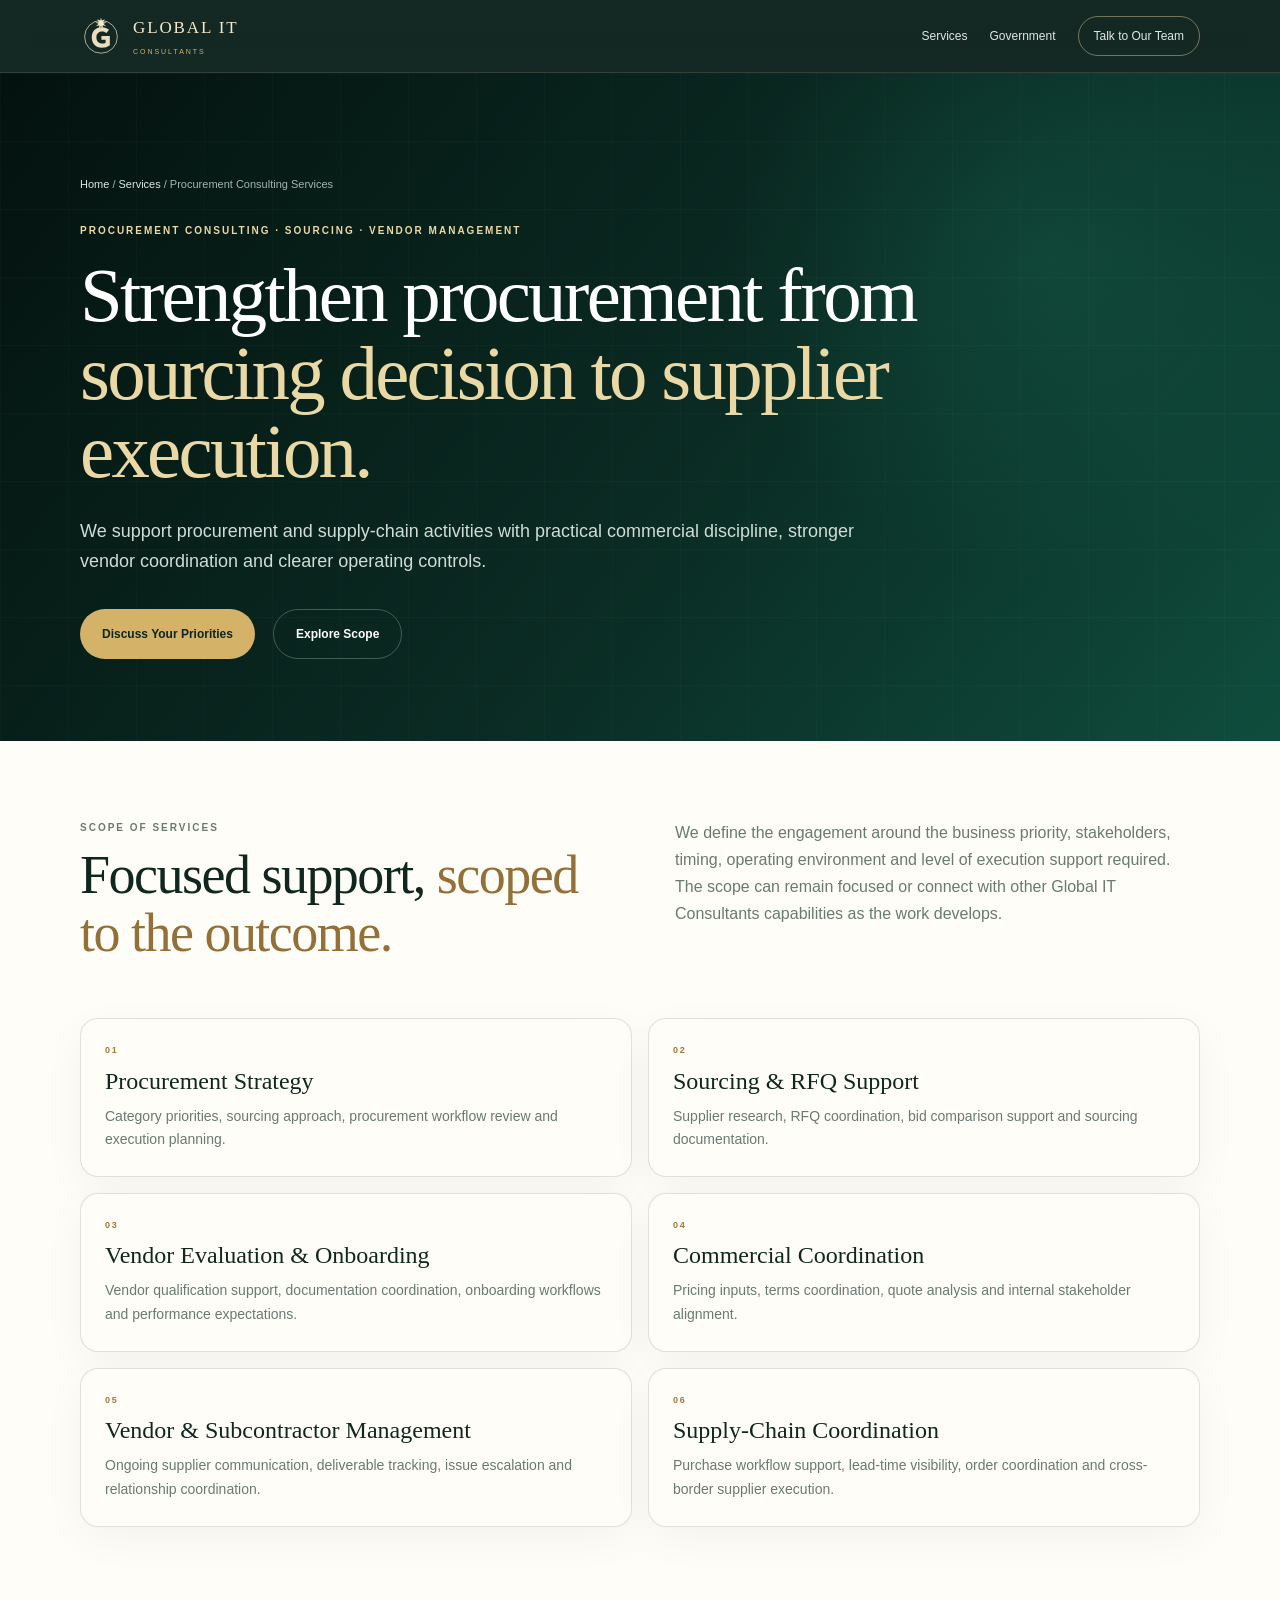
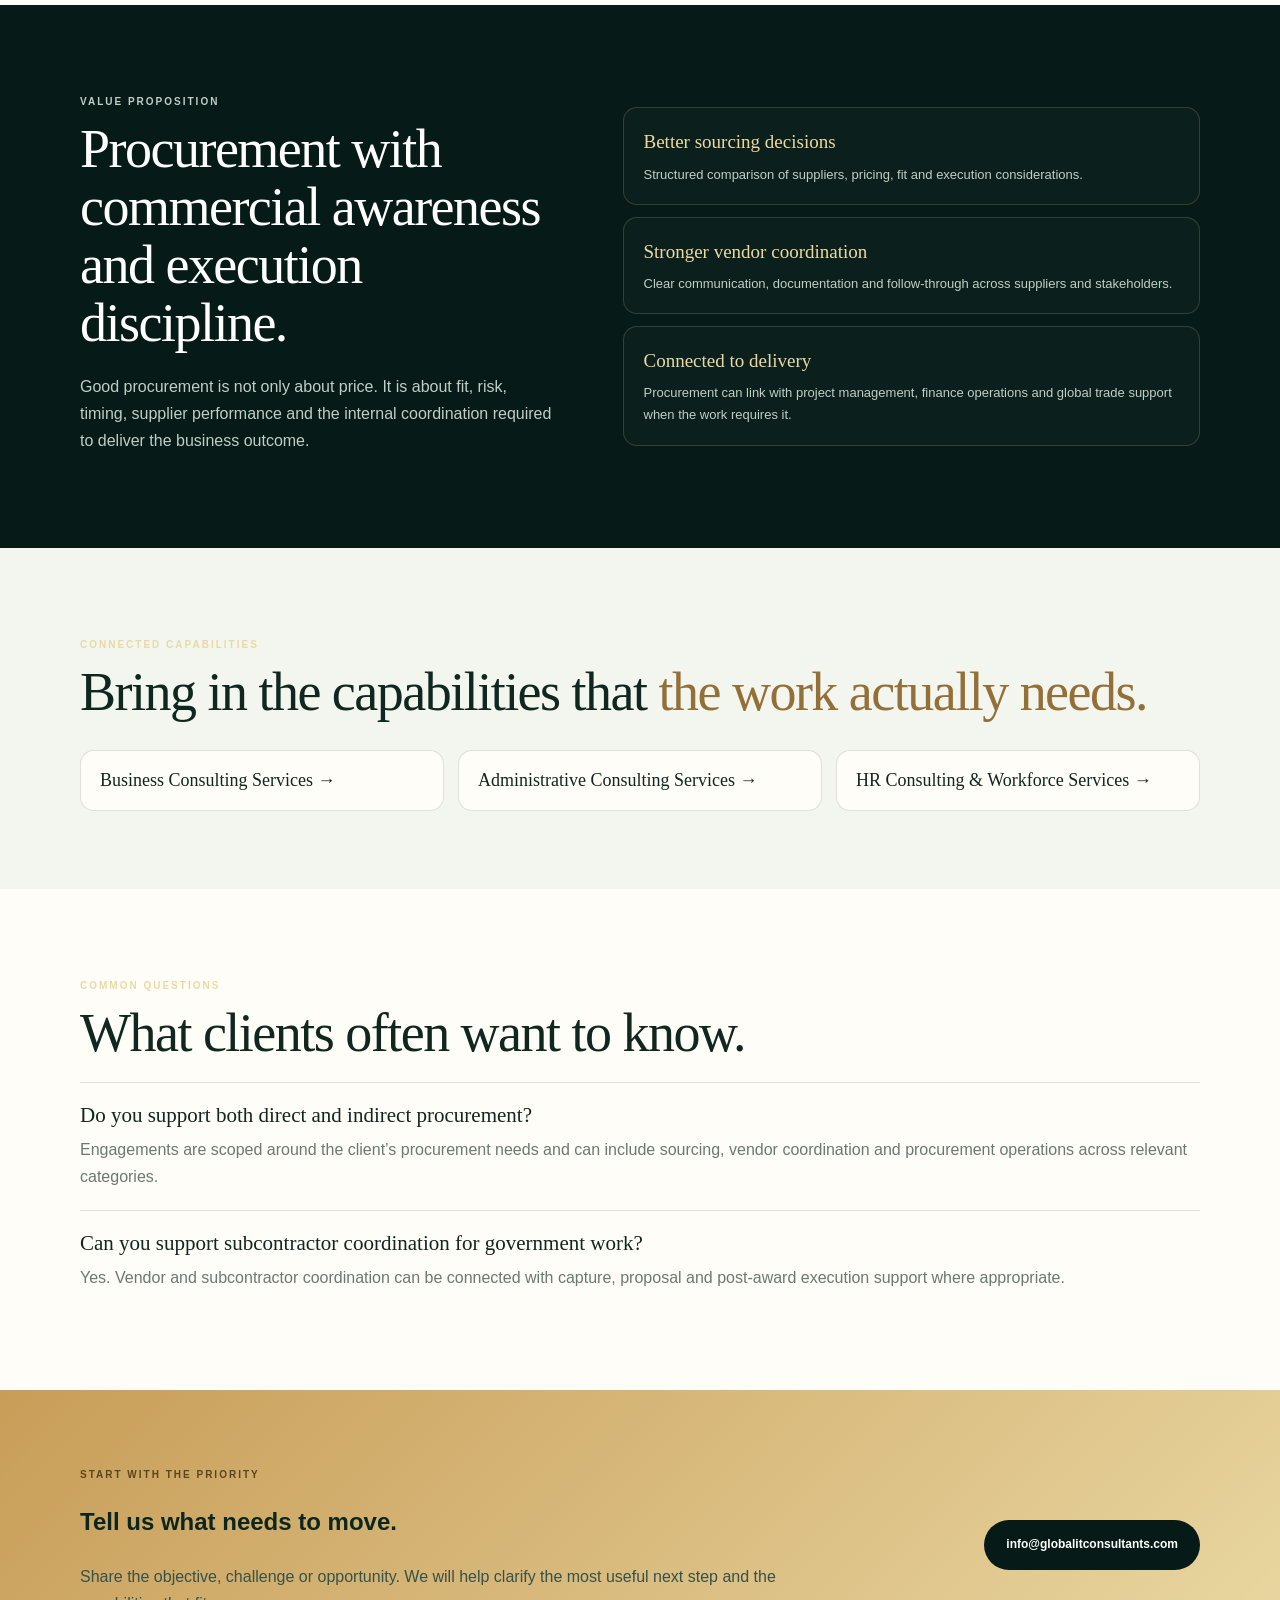
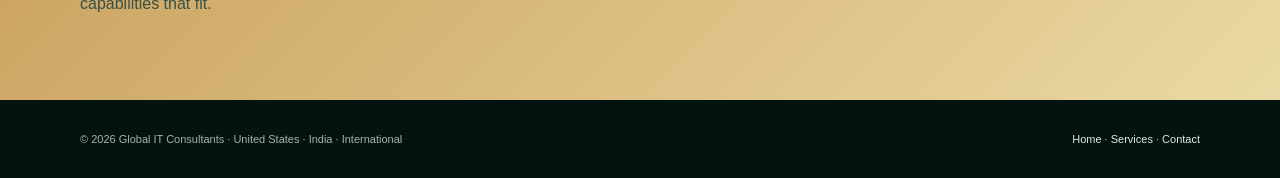
<file: services/procurement-consulting/index.html>
<!doctype html>
<html lang="en"><head><meta charset="utf-8"><meta name="viewport" content="width=device-width,initial-scale=1">
<title>Procurement Consulting Services | Sourcing, Vendors &amp; Supply Chain | Global IT Consultants</title><meta name="description" content="Procurement consulting services covering sourcing, RFQ support, vendor evaluation, subcontractor coordination, procurement operations and supply-chain execution."><meta name="robots" content="index,follow,max-image-preview:large"><link rel="canonical" href="https://www.globalitconsultants.com/services/procurement-consulting/">
<meta property="og:title" content="Procurement Consulting Services | Sourcing, Vendors &amp; Supply Chain | Global IT Consultants"><meta property="og:description" content="Procurement consulting services covering sourcing, RFQ support, vendor evaluation, subcontractor coordination, procurement operations and supply-chain execution."><meta property="og:type" content="website"><meta property="og:url" content="https://www.globalitconsultants.com/services/procurement-consulting/"><meta name="theme-color" content="#071b17">
<link rel="stylesheet" href="../../assets/service.css"><script type="application/ld+json">{"@context":"https://schema.org","@graph":[{"@type":"Service","name":"Procurement Consulting Services","description":"Procurement consulting services covering sourcing, RFQ support, vendor evaluation, subcontractor coordination, procurement operations and supply-chain execution.","url":"https://www.globalitconsultants.com/services/procurement-consulting/","areaServed":["United States","India","International"],"provider":{"@type":"Organization","name":"Global IT Consultants","url":"https://www.globalitconsultants.com/","email":"info@globalitconsultants.com"}},{"@type":"BreadcrumbList","itemListElement":[{"@type":"ListItem","position":1,"name":"Home","item":"https://www.globalitconsultants.com/"},{"@type":"ListItem","position":2,"name":"Services","item":"https://www.globalitconsultants.com/#services"},{"@type":"ListItem","position":3,"name":"Procurement Consulting Services","item":"https://www.globalitconsultants.com/services/procurement-consulting/"}]}]}</script><link rel="icon" href="../../favicon.svg" type="image/svg+xml"></head>
<body><header class="header"><div class="container nav"><a class="brand" href="../../"><svg class="mark" viewBox="0 0 100 100" aria-hidden="true"><circle cx="50" cy="52" r="39" fill="none" stroke="currentColor" stroke-width="1.6"/><polygon points="50.0,6.0 52.1,14.4 59.0,9.3 55.2,17.0 63.8,17.6 55.9,21.0 62.1,27.0 53.9,24.6 54.8,33.2 50.0,26.0 45.2,33.2 46.1,24.6 37.9,27.0 44.1,21.0 36.2,17.6 44.8,17.0 41.0,9.3 47.9,14.4" fill="currentColor"/><path d="M28 53c0-14 9-24 23-24 8 0 14 2 18 6l-6 8c-3-3-7-4-11-4-8 0-13 6-13 14 0 9 5 15 14 15 3 0 6-.6 8-2v-7h-10v-9h20v22c-5 4-12 6-19 6-15 0-24-10-24-25Z" fill="currentColor" opacity=".95"/></svg><span><strong>GLOBAL IT</strong><small>CONSULTANTS</small></span></a><nav class="navlinks" aria-label="Primary"><a href="../../#services">Services</a><a href="../../#government">Government</a><a class="cta" href="../../#contact">Talk to Our Team</a></nav></div></header>
<main><section class="hero"><div class="container"><div class="breadcrumbs"><a href="../../">Home</a> / <a href="../../#services">Services</a> / Procurement Consulting Services</div><p class="eyebrow">PROCUREMENT CONSULTING · SOURCING · VENDOR MANAGEMENT</p><h1>Strengthen procurement from <em>sourcing decision to supplier execution.</em></h1><p class="lead">We support procurement and supply-chain activities with practical commercial discipline, stronger vendor coordination and clearer operating controls.</p><div class="actions"><a class="btn btn-primary" href="mailto:info@globalitconsultants.com?subject=Procurement%20Consulting%20Services">Discuss Your Priorities</a><a class="btn btn-ghost" href="#scope">Explore Scope</a></div></div></section>
<section class="section white" id="scope"><div class="container"><div class="intro"><div><p class="eyebrow">SCOPE OF SERVICES</p><h2>Focused support, <em>scoped to the outcome.</em></h2></div><p>We define the engagement around the business priority, stakeholders, timing, operating environment and level of execution support required. The scope can remain focused or connect with other Global IT Consultants capabilities as the work develops.</p></div><div class="scope-grid"><article class="scope"><span>01</span><h3>Procurement Strategy</h3><p>Category priorities, sourcing approach, procurement workflow review and execution planning.</p></article><article class="scope"><span>02</span><h3>Sourcing &amp; RFQ Support</h3><p>Supplier research, RFQ coordination, bid comparison support and sourcing documentation.</p></article><article class="scope"><span>03</span><h3>Vendor Evaluation &amp; Onboarding</h3><p>Vendor qualification support, documentation coordination, onboarding workflows and performance expectations.</p></article><article class="scope"><span>04</span><h3>Commercial Coordination</h3><p>Pricing inputs, terms coordination, quote analysis and internal stakeholder alignment.</p></article><article class="scope"><span>05</span><h3>Vendor &amp; Subcontractor Management</h3><p>Ongoing supplier communication, deliverable tracking, issue escalation and relationship coordination.</p></article><article class="scope"><span>06</span><h3>Supply-Chain Coordination</h3><p>Purchase workflow support, lead-time visibility, order coordination and cross-border supplier execution.</p></article></div></div></section>
<section class="section value-band"><div class="container value-grid"><div><p class="eyebrow">VALUE PROPOSITION</p><h2>Procurement with commercial awareness and execution discipline.</h2><p>Good procurement is not only about price. It is about fit, risk, timing, supplier performance and the internal coordination required to deliver the business outcome.</p></div><div class="points"><div class="point"><strong>Better sourcing decisions</strong><p>Structured comparison of suppliers, pricing, fit and execution considerations.</p></div><div class="point"><strong>Stronger vendor coordination</strong><p>Clear communication, documentation and follow-through across suppliers and stakeholders.</p></div><div class="point"><strong>Connected to delivery</strong><p>Procurement can link with project management, finance operations and global trade support when the work requires it.</p></div></div></div></section>
<section class="section"><div class="container"><p class="eyebrow">CONNECTED CAPABILITIES</p><h2>Bring in the capabilities that <em>the work actually needs.</em></h2><div class="related"><a href="../business-consulting/">Business Consulting Services →</a><a href="../administrative-consulting/">Administrative Consulting Services →</a><a href="../hr-consulting/">HR Consulting &amp; Workforce Services →</a></div></div></section>
<section class="section white"><div class="container"><p class="eyebrow">COMMON QUESTIONS</p><h2>What clients often want to know.</h2><div class="faq"><h3>Do you support both direct and indirect procurement?</h3><p>Engagements are scoped around the client’s procurement needs and can include sourcing, vendor coordination and procurement operations across relevant categories.</p></div><div class="faq"><h3>Can you support subcontractor coordination for government work?</h3><p>Yes. Vendor and subcontractor coordination can be connected with capture, proposal and post-award execution support where appropriate.</p></div></div></section>
<section class="contact"><div class="container contact-grid"><div><p class="eyebrow" style="color:#5a451d">START WITH THE PRIORITY</p><h2>Tell us what needs to move.</h2><p>Share the objective, challenge or opportunity. We will help clarify the most useful next step and the capabilities that fit.</p></div><a class="btn" href="mailto:info@globalitconsultants.com?subject=Procurement%20Consulting%20Services">info@globalitconsultants.com</a></div></section></main>
<footer class="footer"><div class="container"><span>© 2026 Global IT Consultants · United States · India · International</span><span><a href="../../">Home</a> · <a href="../../#services">Services</a> · <a href="../../#contact">Contact</a></span></div></footer></body></html>
</file>
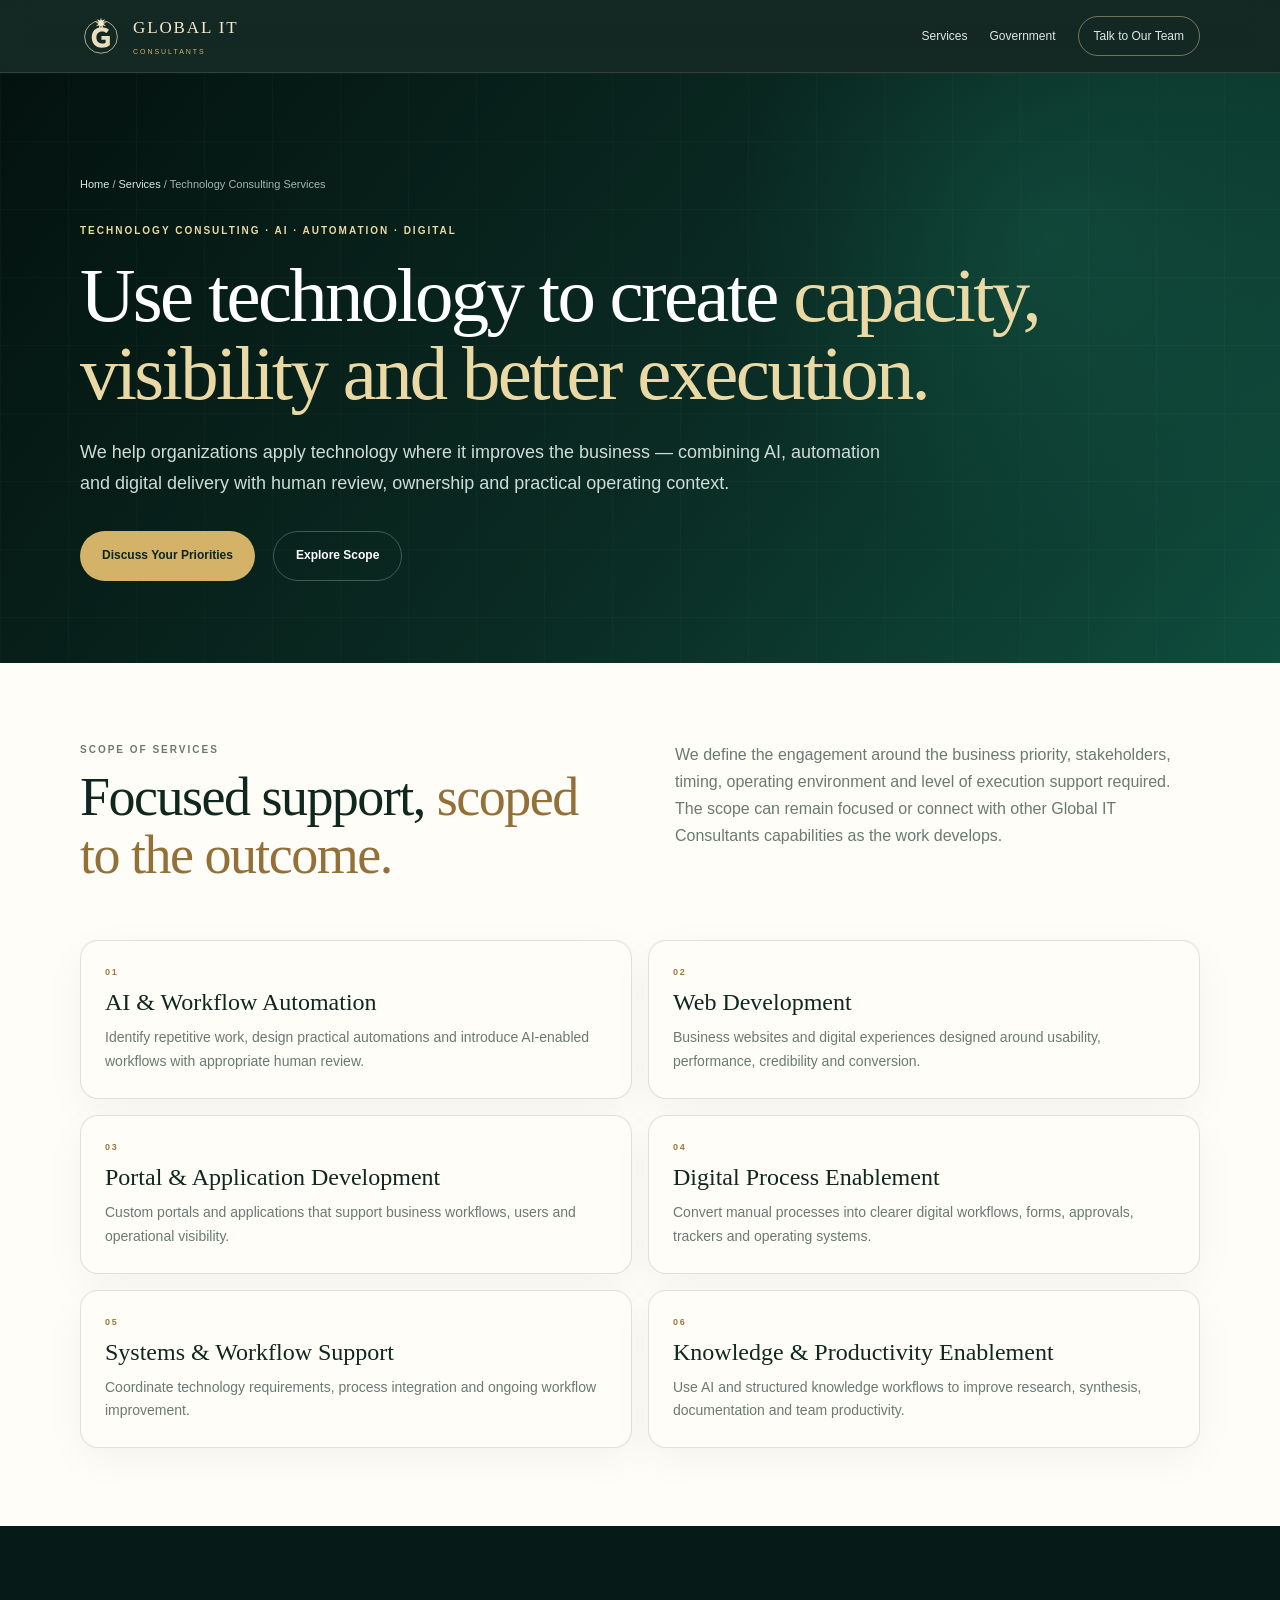
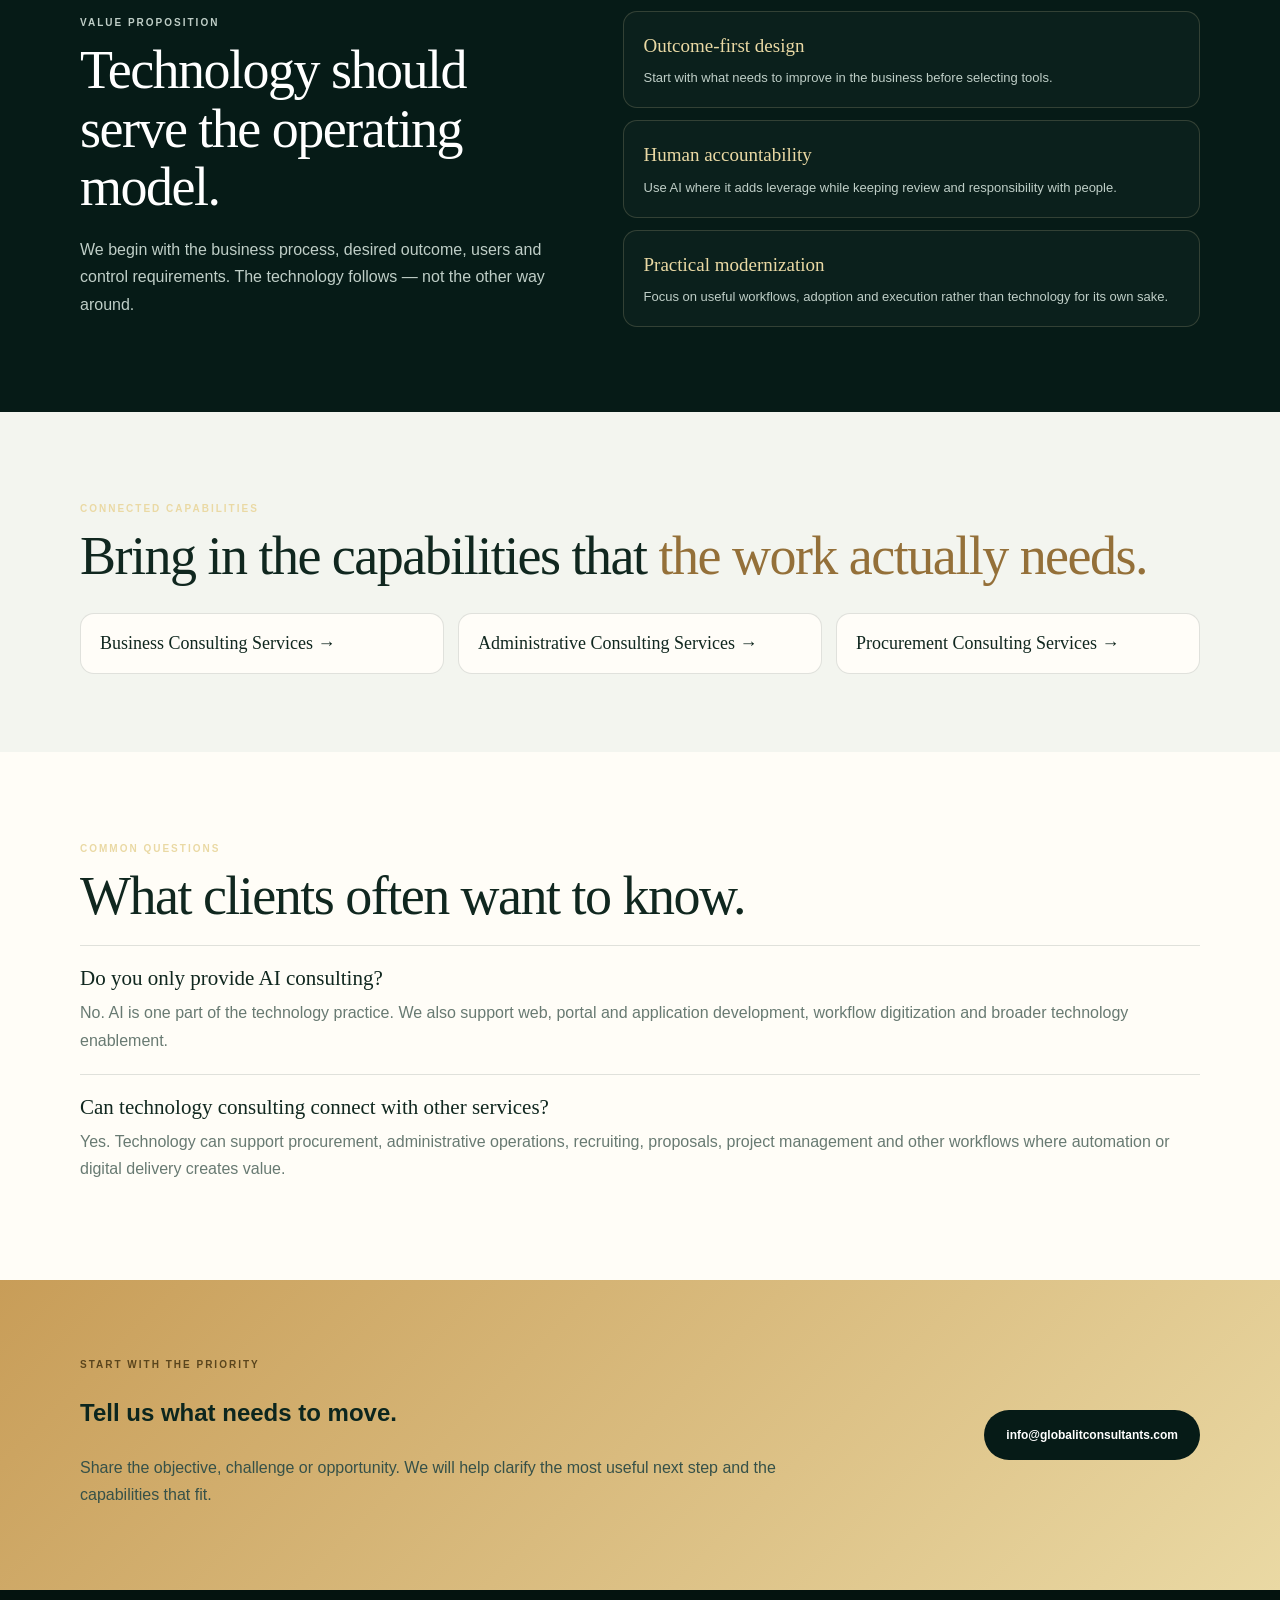
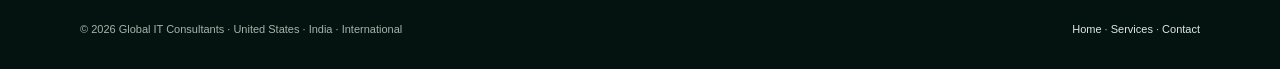
<file: services/technology-consulting/index.html>
<!doctype html>
<html lang="en"><head><meta charset="utf-8"><meta name="viewport" content="width=device-width,initial-scale=1">
<title>Technology Consulting Services | AI, Automation &amp; Digital Solutions | Global IT Consultants</title><meta name="description" content="Technology consulting services for AI and workflow automation, web and portal development, application delivery, digital process enablement and practical technology modernization."><meta name="robots" content="index,follow,max-image-preview:large"><link rel="canonical" href="https://www.globalitconsultants.com/services/technology-consulting/">
<meta property="og:title" content="Technology Consulting Services | AI, Automation &amp; Digital Solutions | Global IT Consultants"><meta property="og:description" content="Technology consulting services for AI and workflow automation, web and portal development, application delivery, digital process enablement and practical technology modernization."><meta property="og:type" content="website"><meta property="og:url" content="https://www.globalitconsultants.com/services/technology-consulting/"><meta name="theme-color" content="#071b17">
<link rel="stylesheet" href="../../assets/service.css"><script type="application/ld+json">{"@context":"https://schema.org","@graph":[{"@type":"Service","name":"Technology Consulting Services","description":"Technology consulting services for AI and workflow automation, web and portal development, application delivery, digital process enablement and practical technology modernization.","url":"https://www.globalitconsultants.com/services/technology-consulting/","areaServed":["United States","India","International"],"provider":{"@type":"Organization","name":"Global IT Consultants","url":"https://www.globalitconsultants.com/","email":"info@globalitconsultants.com"}},{"@type":"BreadcrumbList","itemListElement":[{"@type":"ListItem","position":1,"name":"Home","item":"https://www.globalitconsultants.com/"},{"@type":"ListItem","position":2,"name":"Services","item":"https://www.globalitconsultants.com/#services"},{"@type":"ListItem","position":3,"name":"Technology Consulting Services","item":"https://www.globalitconsultants.com/services/technology-consulting/"}]}]}</script><link rel="icon" href="../../favicon.svg" type="image/svg+xml"></head>
<body><header class="header"><div class="container nav"><a class="brand" href="../../"><svg class="mark" viewBox="0 0 100 100" aria-hidden="true"><circle cx="50" cy="52" r="39" fill="none" stroke="currentColor" stroke-width="1.6"/><polygon points="50.0,6.0 52.1,14.4 59.0,9.3 55.2,17.0 63.8,17.6 55.9,21.0 62.1,27.0 53.9,24.6 54.8,33.2 50.0,26.0 45.2,33.2 46.1,24.6 37.9,27.0 44.1,21.0 36.2,17.6 44.8,17.0 41.0,9.3 47.9,14.4" fill="currentColor"/><path d="M28 53c0-14 9-24 23-24 8 0 14 2 18 6l-6 8c-3-3-7-4-11-4-8 0-13 6-13 14 0 9 5 15 14 15 3 0 6-.6 8-2v-7h-10v-9h20v22c-5 4-12 6-19 6-15 0-24-10-24-25Z" fill="currentColor" opacity=".95"/></svg><span><strong>GLOBAL IT</strong><small>CONSULTANTS</small></span></a><nav class="navlinks" aria-label="Primary"><a href="../../#services">Services</a><a href="../../#government">Government</a><a class="cta" href="../../#contact">Talk to Our Team</a></nav></div></header>
<main><section class="hero"><div class="container"><div class="breadcrumbs"><a href="../../">Home</a> / <a href="../../#services">Services</a> / Technology Consulting Services</div><p class="eyebrow">TECHNOLOGY CONSULTING · AI · AUTOMATION · DIGITAL</p><h1>Use technology to create <em>capacity, visibility and better execution.</em></h1><p class="lead">We help organizations apply technology where it improves the business — combining AI, automation and digital delivery with human review, ownership and practical operating context.</p><div class="actions"><a class="btn btn-primary" href="mailto:info@globalitconsultants.com?subject=Technology%20Consulting%20Services">Discuss Your Priorities</a><a class="btn btn-ghost" href="#scope">Explore Scope</a></div></div></section>
<section class="section white" id="scope"><div class="container"><div class="intro"><div><p class="eyebrow">SCOPE OF SERVICES</p><h2>Focused support, <em>scoped to the outcome.</em></h2></div><p>We define the engagement around the business priority, stakeholders, timing, operating environment and level of execution support required. The scope can remain focused or connect with other Global IT Consultants capabilities as the work develops.</p></div><div class="scope-grid"><article class="scope"><span>01</span><h3>AI &amp; Workflow Automation</h3><p>Identify repetitive work, design practical automations and introduce AI-enabled workflows with appropriate human review.</p></article><article class="scope"><span>02</span><h3>Web Development</h3><p>Business websites and digital experiences designed around usability, performance, credibility and conversion.</p></article><article class="scope"><span>03</span><h3>Portal &amp; Application Development</h3><p>Custom portals and applications that support business workflows, users and operational visibility.</p></article><article class="scope"><span>04</span><h3>Digital Process Enablement</h3><p>Convert manual processes into clearer digital workflows, forms, approvals, trackers and operating systems.</p></article><article class="scope"><span>05</span><h3>Systems &amp; Workflow Support</h3><p>Coordinate technology requirements, process integration and ongoing workflow improvement.</p></article><article class="scope"><span>06</span><h3>Knowledge &amp; Productivity Enablement</h3><p>Use AI and structured knowledge workflows to improve research, synthesis, documentation and team productivity.</p></article></div></div></section>
<section class="section value-band"><div class="container value-grid"><div><p class="eyebrow">VALUE PROPOSITION</p><h2>Technology should serve the operating model.</h2><p>We begin with the business process, desired outcome, users and control requirements. The technology follows — not the other way around.</p></div><div class="points"><div class="point"><strong>Outcome-first design</strong><p>Start with what needs to improve in the business before selecting tools.</p></div><div class="point"><strong>Human accountability</strong><p>Use AI where it adds leverage while keeping review and responsibility with people.</p></div><div class="point"><strong>Practical modernization</strong><p>Focus on useful workflows, adoption and execution rather than technology for its own sake.</p></div></div></div></section>
<section class="section"><div class="container"><p class="eyebrow">CONNECTED CAPABILITIES</p><h2>Bring in the capabilities that <em>the work actually needs.</em></h2><div class="related"><a href="../business-consulting/">Business Consulting Services →</a><a href="../administrative-consulting/">Administrative Consulting Services →</a><a href="../procurement-consulting/">Procurement Consulting Services →</a></div></div></section>
<section class="section white"><div class="container"><p class="eyebrow">COMMON QUESTIONS</p><h2>What clients often want to know.</h2><div class="faq"><h3>Do you only provide AI consulting?</h3><p>No. AI is one part of the technology practice. We also support web, portal and application development, workflow digitization and broader technology enablement.</p></div><div class="faq"><h3>Can technology consulting connect with other services?</h3><p>Yes. Technology can support procurement, administrative operations, recruiting, proposals, project management and other workflows where automation or digital delivery creates value.</p></div></div></section>
<section class="contact"><div class="container contact-grid"><div><p class="eyebrow" style="color:#5a451d">START WITH THE PRIORITY</p><h2>Tell us what needs to move.</h2><p>Share the objective, challenge or opportunity. We will help clarify the most useful next step and the capabilities that fit.</p></div><a class="btn" href="mailto:info@globalitconsultants.com?subject=Technology%20Consulting%20Services">info@globalitconsultants.com</a></div></section></main>
<footer class="footer"><div class="container"><span>© 2026 Global IT Consultants · United States · India · International</span><span><a href="../../">Home</a> · <a href="../../#services">Services</a> · <a href="../../#contact">Contact</a></span></div></footer></body></html>
</file>
<file: assets/service.css>
:root{--deep:#061b17;--forest:#0a2b23;--emerald:#0f4d3d;--gold:#d4b368;--gold2:#ead9a4;--cream:#f3f5ef;--paper:#fffdf7;--ink:#10271f;--muted:#687a72;--line:rgba(16,39,31,.13);--serif:"Iowan Old Style","Palatino Linotype",Palatino,Georgia,"Times New Roman",serif;--sans:Inter,ui-sans-serif,-apple-system,BlinkMacSystemFont,"Segoe UI",Roboto,Helvetica,Arial,sans-serif}
*{box-sizing:border-box}html{scroll-behavior:smooth}body{margin:0;background:var(--cream);color:var(--ink);font-family:var(--sans);line-height:1.7;-webkit-font-smoothing:antialiased}a{color:inherit;text-decoration:none}.container{width:min(1120px,calc(100% - 40px));margin:auto}.header{position:sticky;top:0;z-index:20;background:rgba(6,27,23,.94);backdrop-filter:blur(14px);border-bottom:1px solid rgba(234,217,164,.14)}.nav{min-height:72px;display:flex;align-items:center;justify-content:space-between;gap:26px}.brand{display:flex;align-items:center;gap:11px;color:#f6e9c9}.mark{width:42px;height:42px}.brand strong{font:500 17px var(--serif);letter-spacing:.11em}.brand small{display:block;margin-top:5px;font-size:7px;letter-spacing:.28em;color:var(--gold)}.navlinks{display:flex;gap:22px;align-items:center;color:#e0e8e4;font-size:12px}.navlinks a:hover{color:var(--gold2)}.cta{border:1px solid rgba(234,217,164,.44);border-radius:999px;padding:9px 15px}.hero{position:relative;overflow:hidden;padding:102px 0 82px;color:#fff;background:radial-gradient(circle at 82% 28%,rgba(23,99,79,.40),transparent 28%),linear-gradient(128deg,#04120f 0%,#0a2b23 55%,#0f4d3d 100%)}.hero:after{content:"";position:absolute;inset:0;background-image:linear-gradient(rgba(255,255,255,.018) 1px,transparent 1px),linear-gradient(90deg,rgba(255,255,255,.018) 1px,transparent 1px);background-size:68px 68px;pointer-events:none}.hero .container{position:relative;z-index:1}.eyebrow{font-size:10px;letter-spacing:.2em;text-transform:uppercase;color:var(--gold2);font-weight:700}.breadcrumbs{font-size:11px;color:#a4b6ad;margin-bottom:28px}.breadcrumbs a{color:#dbe6e1}.hero h1{font:500 clamp(46px,6vw,78px)/1.02 var(--serif);letter-spacing:-.035em;margin:18px 0 24px;max-width:960px}.hero h1 em{font-style:normal;color:var(--gold2)}.lead{font-size:18px;color:#d0dcd6;max-width:830px}.actions{display:flex;gap:18px;flex-wrap:wrap;margin-top:32px}.btn{display:inline-flex;align-items:center;justify-content:center;min-height:50px;padding:0 22px;border-radius:999px;font-size:12px;font-weight:700}.btn-primary{background:var(--gold);color:#0c261e}.btn-ghost{border:1px solid rgba(255,255,255,.24);color:#fff}.section{padding:78px 0}.white{background:var(--paper)}.section h2{font:500 clamp(34px,4.4vw,54px)/1.08 var(--serif);letter-spacing:-.028em;margin:0 0 20px}.section h2 em{font-style:normal;color:#947039}.intro{display:grid;grid-template-columns:1fr 1fr;gap:70px;align-items:start}.intro p{margin-top:0;color:var(--muted)}.scope-grid{display:grid;grid-template-columns:repeat(2,1fr);gap:16px;margin-top:36px}.scope{background:#fffdf8;border:1px solid var(--line);border-radius:18px;padding:24px;box-shadow:0 12px 42px rgba(6,27,23,.045)}.scope span{display:block;font-size:9px;letter-spacing:.18em;color:#9f783c;font-weight:800;margin-bottom:8px}.scope h3{font:500 24px/1.2 var(--serif);margin:0 0 9px}.scope p{margin:0;color:var(--muted);font-size:14px}.value-band{background:var(--deep);color:#fff}.value-grid{display:grid;grid-template-columns:.9fr 1.1fr;gap:70px;align-items:center}.value-grid p{color:#bfcec7}.points{display:grid;gap:12px}.point{padding:18px 20px;border:1px solid rgba(234,217,164,.18);border-radius:14px;background:rgba(255,255,255,.025)}.point strong{color:var(--gold2);font-family:var(--serif);font-size:19px;font-weight:500}.point p{margin:5px 0 0;font-size:13px}.related{display:grid;grid-template-columns:repeat(3,1fr);gap:14px;margin-top:28px}.related a{background:#fffdf8;border:1px solid var(--line);padding:19px;border-radius:14px;font:500 18px var(--serif);transition:.2s}.related a:hover{transform:translateY(-2px);border-color:rgba(212,179,104,.55)}.faq{border-top:1px solid var(--line);padding:20px 0}.faq h3{font:500 21px var(--serif);margin:0 0 8px}.faq p{margin:0;color:var(--muted)}.contact{background:linear-gradient(135deg,#c89d58,#ead9a4);padding:66px 0}.contact-grid{display:grid;grid-template-columns:1fr auto;gap:40px;align-items:center}.contact h2{color:#0c261e}.contact p{color:#365148;max-width:760px}.contact .btn{background:#061b17;color:#fff}.footer{padding:30px 0;background:#04130f;color:#a3b5ad;font-size:11px}.footer .container{display:flex;justify-content:space-between;gap:20px;flex-wrap:wrap}.footer a{color:#dfe8e4}.seo-note{font-size:12px;color:var(--muted);margin-top:20px}
@media(max-width:800px){.navlinks a:not(.cta){display:none}.hero{padding:86px 0 64px}.intro,.value-grid,.contact-grid{grid-template-columns:1fr;gap:32px}.scope-grid,.related{grid-template-columns:1fr}.section{padding:58px 0}.container{width:min(100% - 28px,1120px)}}

:focus-visible{outline:3px solid rgba(212,179,104,.72);outline-offset:4px;border-radius:8px}.btn-primary:hover,.related a:hover{box-shadow:0 10px 26px rgba(184,117,84,.10)}
</file>
